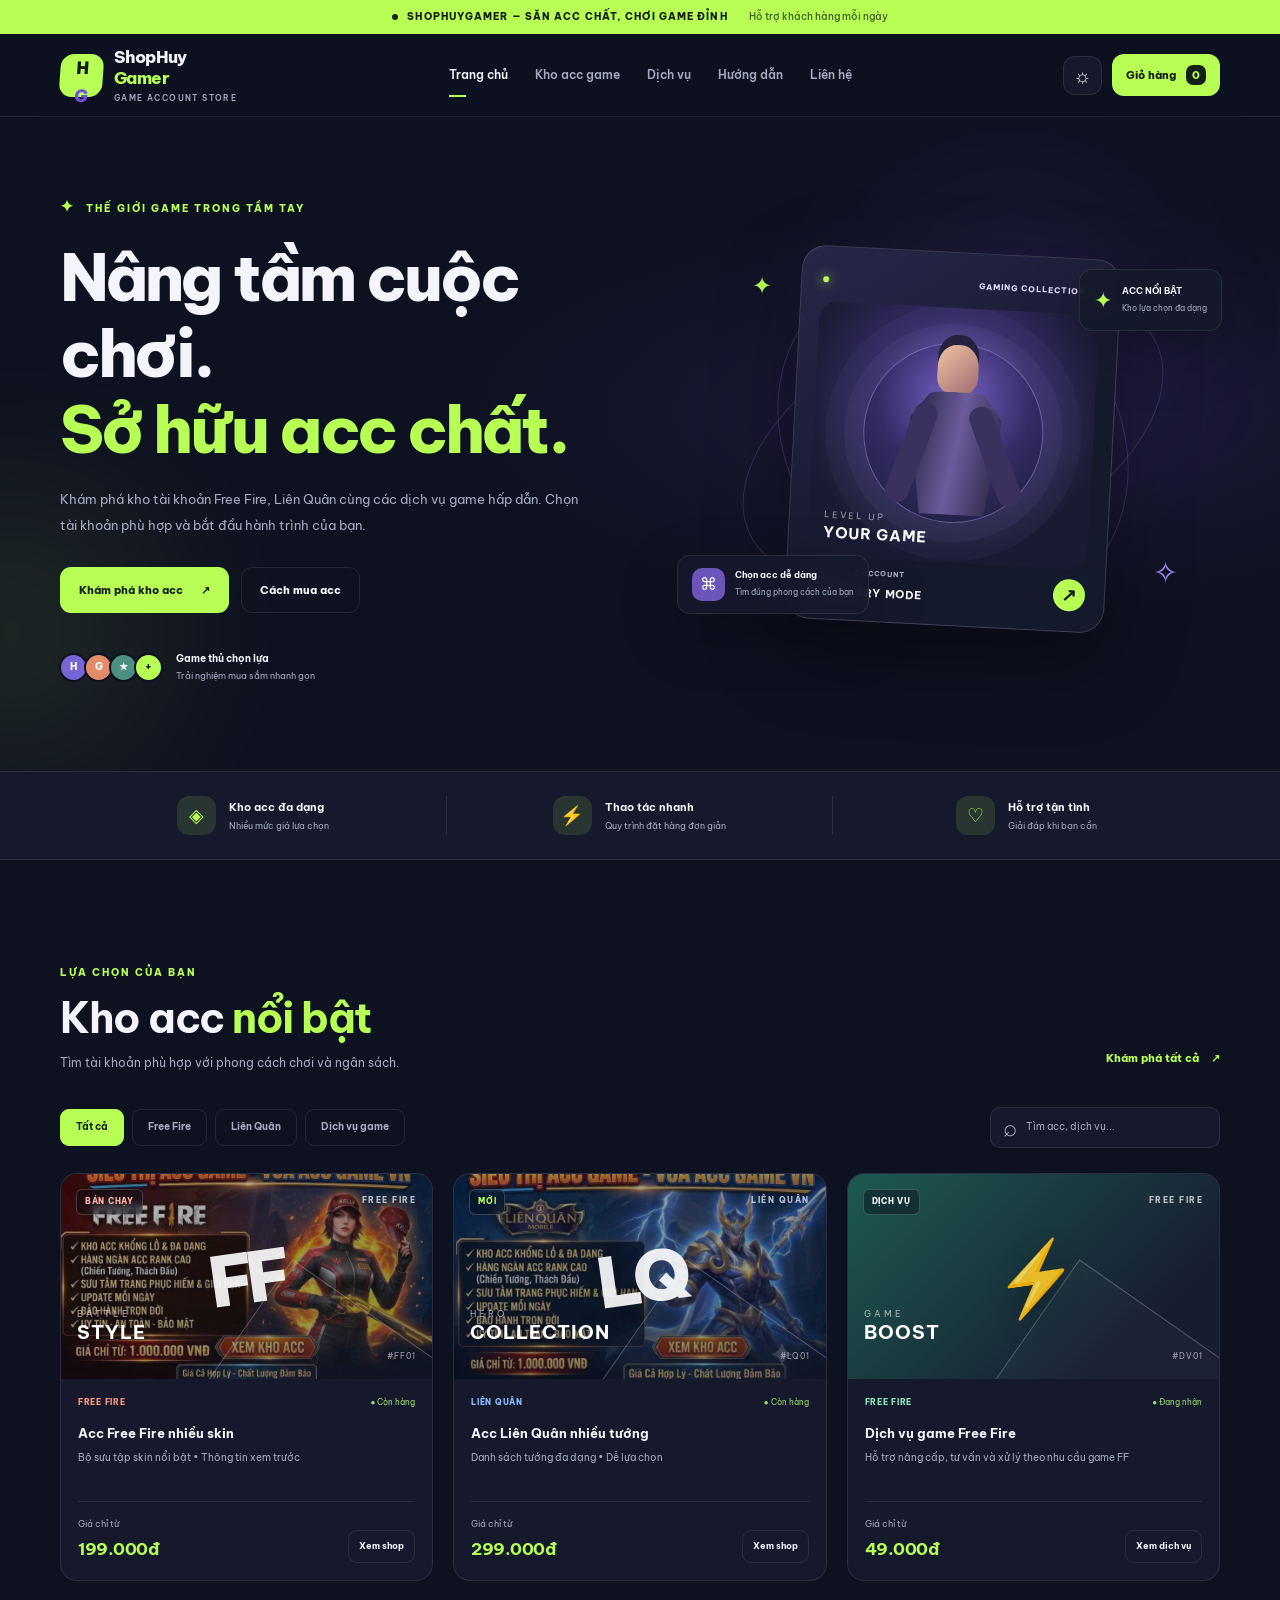
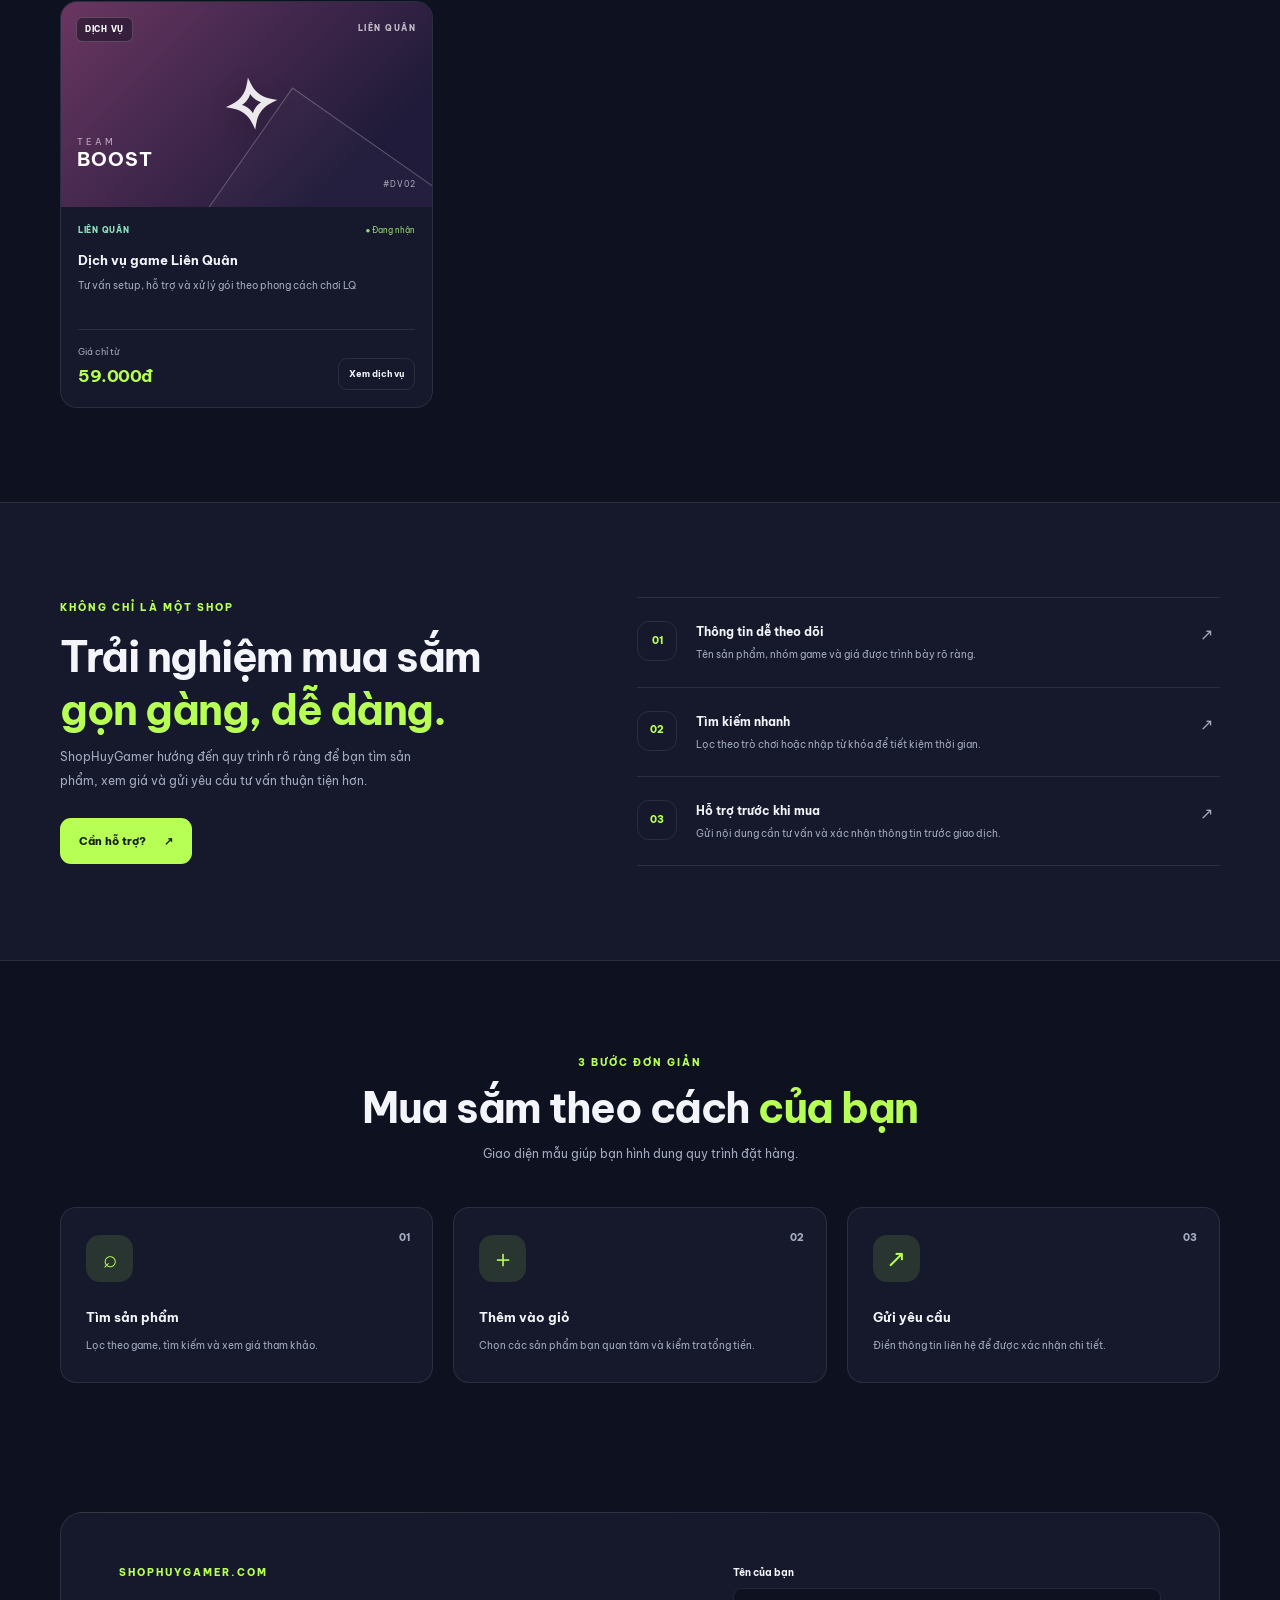
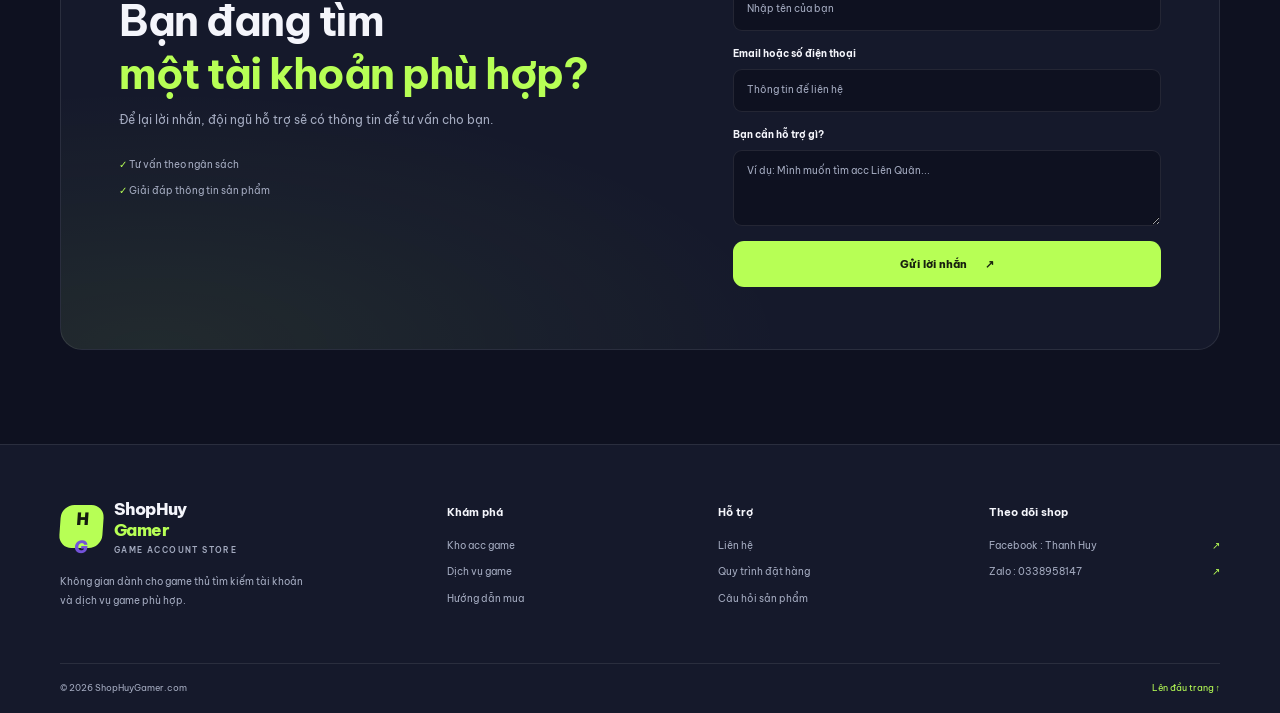
<file: Web_ban_acc_game_ShopHuyGamer (1)/Web bán acc game/index.html>
<!DOCTYPE html>
<html lang="vi">
<head>
  <meta charset="UTF-8">
  <meta http-equiv="refresh" content="0; url=pages/index.html">
  <meta name="viewport" content="width=device-width, initial-scale=1.0">
  <title>Chuyển hướng...</title>
</head>
<body>
  <p>Đang chuyển đến trang chính...</p>
  <script>
    window.location.replace("pages/index.html");
  </script>
</body>
</html>
</file>
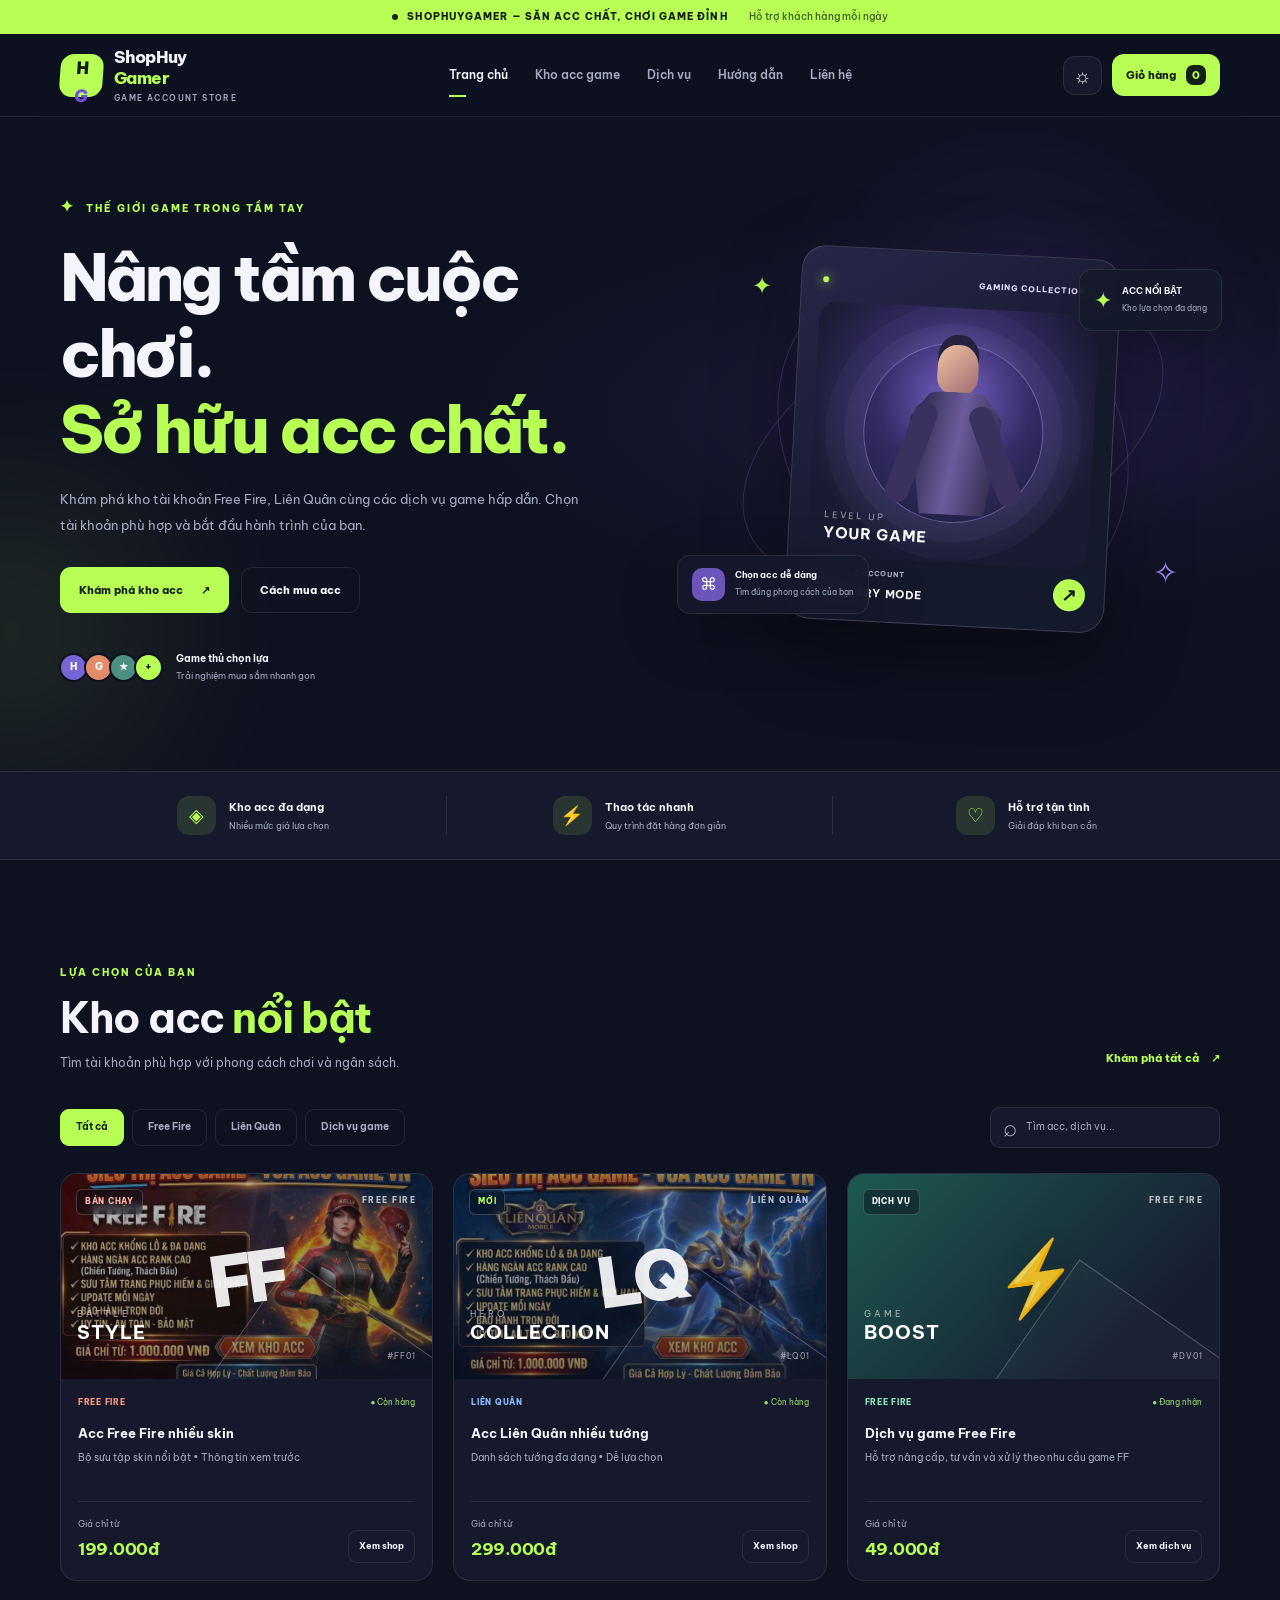
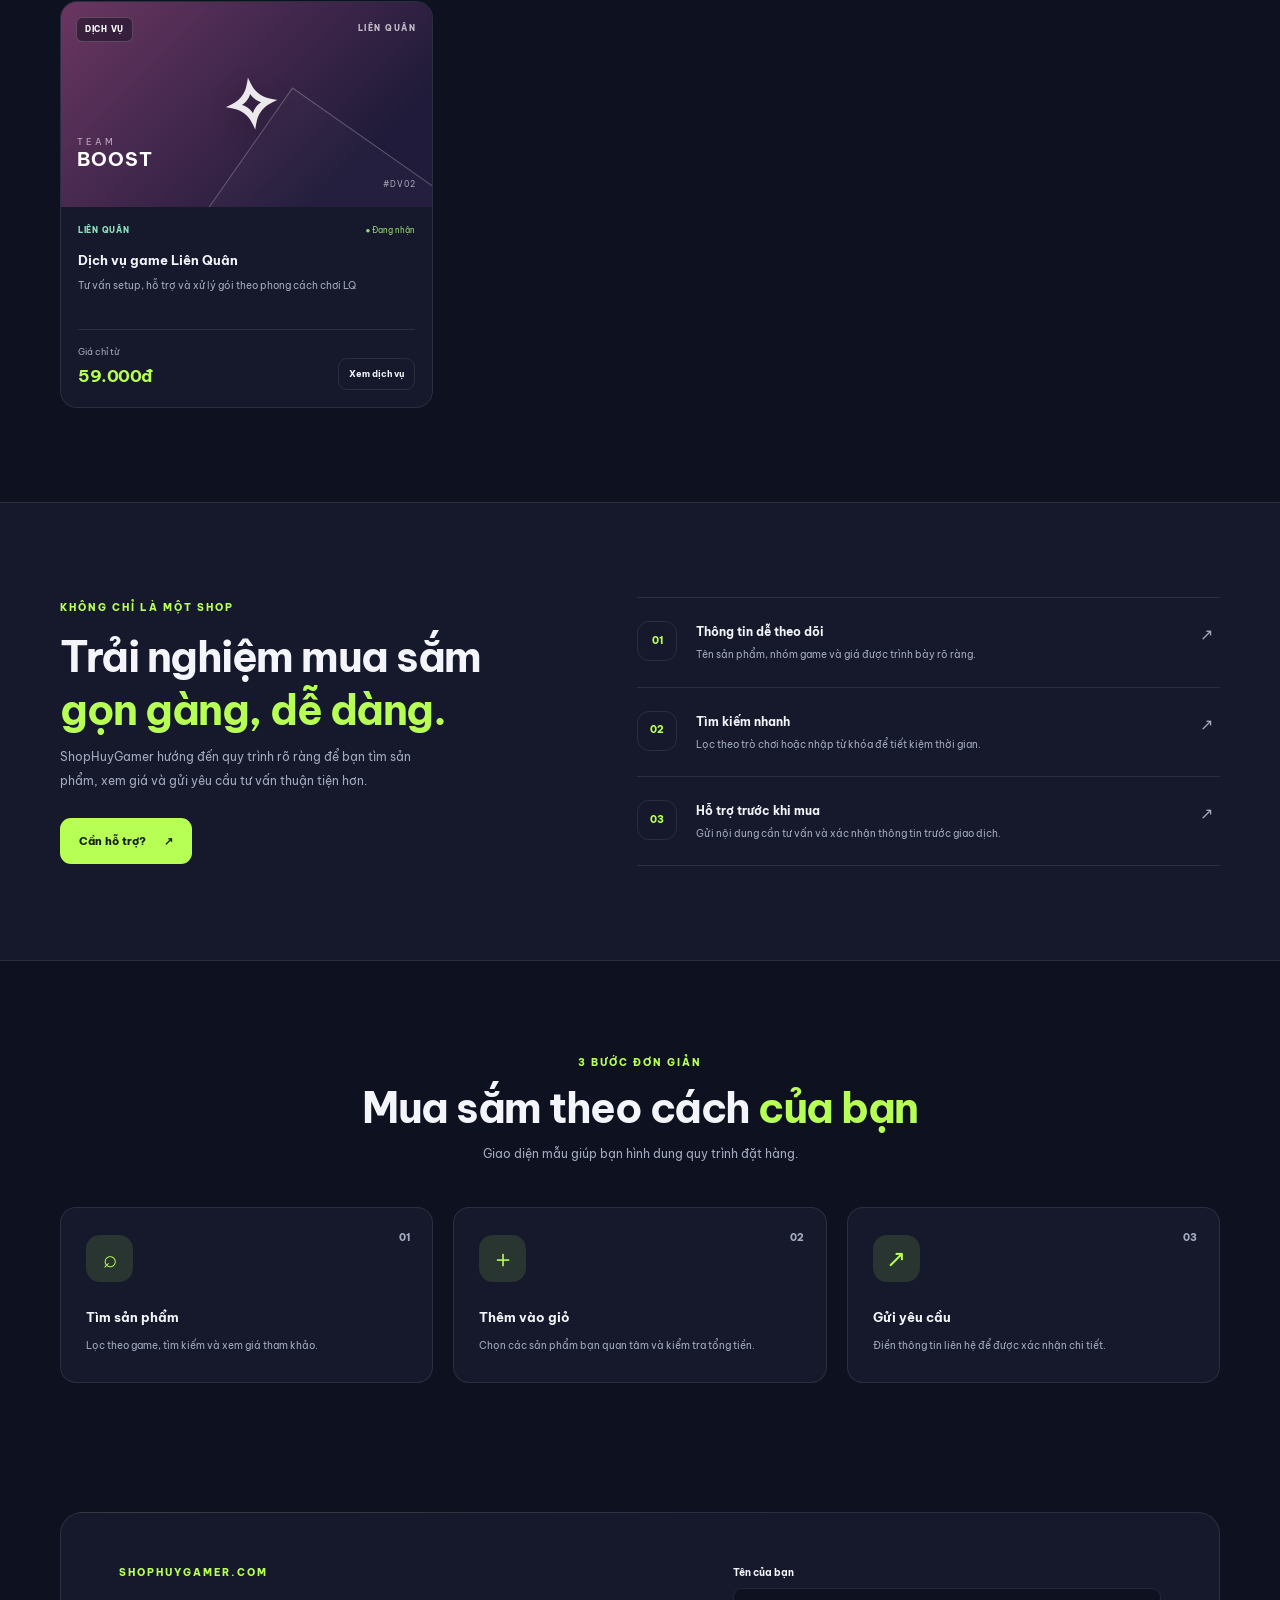
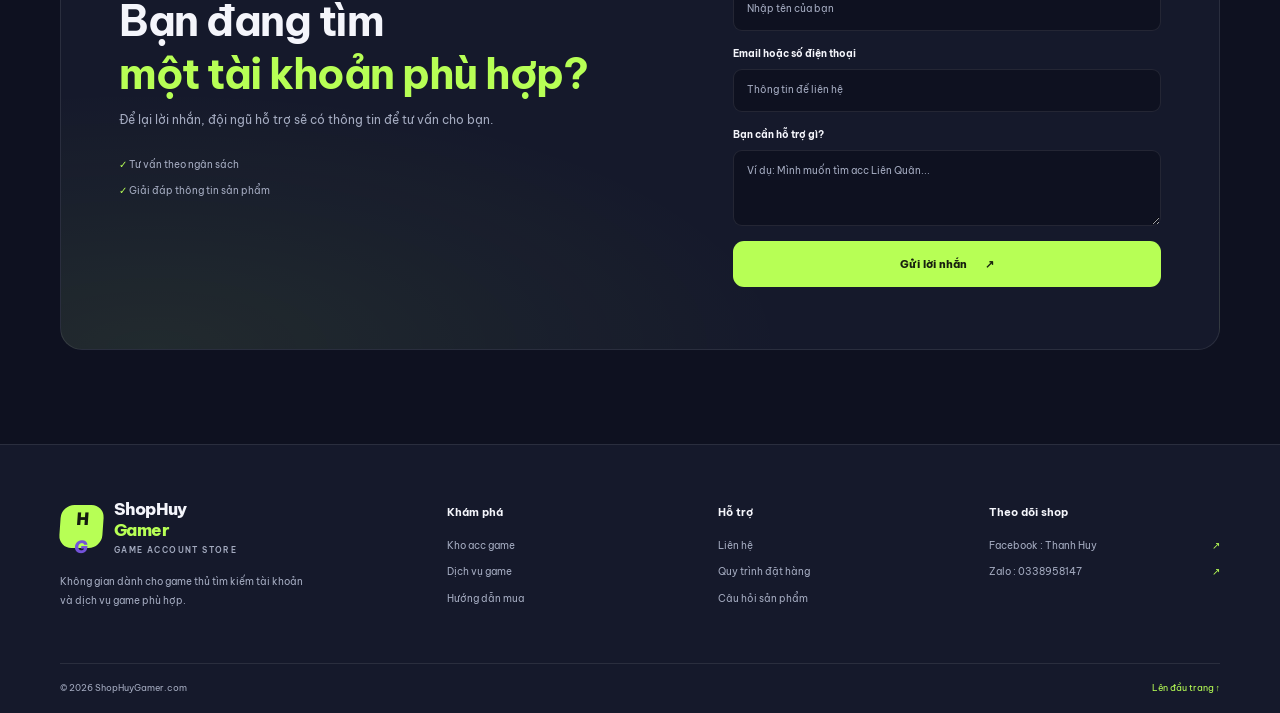
<file: Web_ban_acc_game_ShopHuyGamer (1)/Web bán acc game/pages/index.html>
<!DOCTYPE html>
<html lang="vi">
<head>
  <meta charset="UTF-8">
  <meta name="viewport" content="width=device-width, initial-scale=1.0">
  <meta name="description" content="ShopHuyGamer - Shop acc Free Fire, Liên Quân Mobile và dịch vụ game. Xem thông tin tài khoản, tìm kiếm và đặt hàng nhanh chóng.">
  <meta name="theme-color" content="#101323">
  <title>ShopHuyGamer.com | Shop Acc Game Uy Tín</title>
  <link rel="preconnect" href="https://fonts.googleapis.com">
  <link rel="preconnect" href="https://fonts.gstatic.com" crossorigin>
  <link href="https://fonts.googleapis.com/css2?family=Be+Vietnam+Pro:wght@400;500;600;700;800&display=swap" rel="stylesheet">
  <link rel="stylesheet" href="../assets/css/style.css">
</head>
<body>
  <div class="announcement">
    <span class="announcement-dot"></span>
    SHOPHUYGAMER — SĂN ACC CHẤT, CHƠI GAME ĐỈNH
    <span class="announcement-note">Hỗ trợ khách hàng mỗi ngày</span>
  </div>

  <header class="site-header">
    <div class="container nav-wrap">
      <a class="brand" href="#home" aria-label="ShopHuyGamer trang chủ">
        <span class="brand-mark">H<span>G</span></span>
        <span class="brand-copy">ShopHuy<span>Gamer</span><small>GAME ACCOUNT STORE</small></span>
      </a>

      <button class="menu-toggle" id="menuToggle" aria-label="Mở menu" aria-expanded="false">
        <span></span><span></span><span></span>
      </button>

      <nav class="main-nav" id="mainNav" aria-label="Điều hướng chính">
        <a class="nav-link active" href="#home">Trang chủ</a>
        <a class="nav-link" href="#products">Kho acc game</a>
        <a class="nav-link" href="#services">Dịch vụ</a>
        <a class="nav-link" href="#guide">Hướng dẫn</a>
        <a class="nav-link" href="#contact">Liên hệ</a>
      </nav>

      <div class="nav-actions">
        <button class="icon-button" id="themeToggle" aria-label="Chuyển chế độ sáng tối" title="Sáng / tối">☼</button>
        <button class="cart-button" id="cartButton" aria-label="Xem giỏ hàng">
          <span>Giỏ hàng</span><span class="cart-count" id="cartCount">0</span>
        </button>
      </div>
    </div>
  </header>

  <main>
    <section class="hero section" id="home">
      <div class="hero-glow glow-one"></div>
      <div class="hero-glow glow-two"></div>
      <div class="container hero-grid">
        <div class="hero-content">
          <div class="eyebrow"><span class="eyebrow-icon">✦</span> THẾ GIỚI GAME TRONG TẦM TAY</div>
          <h1>Nâng tầm cuộc chơi.<br><span>Sở hữu acc chất.</span></h1>
          <p class="hero-description">Khám phá kho tài khoản Free Fire, Liên Quân cùng các dịch vụ game hấp dẫn. Chọn tài khoản phù hợp và bắt đầu hành trình của bạn.</p>
          <div class="hero-actions">
            <a class="button button-primary" href="#products">Khám phá kho acc <span>↗</span></a>
            <a class="button button-outline" href="#guide">Cách mua acc</a>
          </div>
          <div class="hero-trust">
            <div class="avatar-stack" aria-hidden="true"><span>H</span><span>G</span><span>★</span><span>+</span></div>
            <div><strong>Game thủ chọn lựa</strong><small>Trải nghiệm mua sắm nhanh gọn</small></div>
          </div>
        </div>

        <div class="hero-art" aria-label="Minh họa game và tài khoản">
          <div class="art-orbit orbit-a"></div><div class="art-orbit orbit-b"></div>
          <div class="floating-tag tag-top"><span class="tag-symbol">✦</span><span><strong>ACC NỔI BẬT</strong><small>Kho lựa chọn đa dạng</small></span></div>
          <div class="game-card-main">
            <div class="game-card-top"><span class="live-dot"></span> GAMING COLLECTION <span class="card-star">✦</span></div>
            <div class="character-art">
              <div class="character-halo"></div>
              <div class="character-figure"><div class="figure-head"></div><div class="figure-body"></div><div class="figure-arm arm-left"></div><div class="figure-arm arm-right"></div></div>
              <div class="art-label">LEVEL UP<br><b>YOUR GAME</b></div>
            </div>
            <div class="game-card-bottom"><div><small>YOUR NEXT ACCOUNT</small><strong>LEGENDARY MODE</strong></div><span class="arrow-round">↗</span></div>
          </div>
          <div class="floating-tag tag-bottom"><span class="mini-controller">⌘</span><span><strong>Chọn acc dễ dàng</strong><small>Tìm đúng phong cách của bạn</small></span></div>
          <div class="spark spark-one">✦</div><div class="spark spark-two">✧</div>
        </div>
      </div>
    </section>

    <section class="stats-strip">
      <div class="container stats-grid">
        <div class="stat-item"><span class="stat-icon">◈</span><div><strong>Kho acc đa dạng</strong><small>Nhiều mức giá lựa chọn</small></div></div>
        <div class="stat-item"><span class="stat-icon">⚡</span><div><strong>Thao tác nhanh</strong><small>Quy trình đặt hàng đơn giản</small></div></div>
        <div class="stat-item"><span class="stat-icon">♡</span><div><strong>Hỗ trợ tận tình</strong><small>Giải đáp khi bạn cần</small></div></div>
      </div>
    </section>

    <section class="section products-section" id="products">
      <div class="container">
        <div class="section-heading">
          <div><div class="eyebrow">LỰA CHỌN CỦA BẠN</div><h2>Kho acc <span>nổi bật</span></h2><p>Tìm tài khoản phù hợp với phong cách chơi và ngân sách.</p></div>
          <a class="text-link" href="#products">Khám phá tất cả <span>↗</span></a>
        </div>

        <div class="product-tools">
          <div class="filter-tabs" role="group" aria-label="Lọc theo trò chơi">
            <button class="filter-button active" data-filter="all">Tất cả</button>
            <button class="filter-button" data-filter="freefire">Free Fire</button>
            <button class="filter-button" data-filter="lienquan">Liên Quân</button>
            <button class="filter-button" data-filter="service">Dịch vụ game</button>
          </div>
          <label class="search-box"><span>⌕</span><input type="search" id="searchInput" placeholder="Tìm acc, dịch vụ..." aria-label="Tìm sản phẩm"></label>
        </div>

        <div class="product-grid" id="productGrid">
          <article class="product-card" data-category="freefire" data-name="free fire acc nhiều skin súng hiếm">
            <div class="product-visual visual-fire"><span class="product-badge badge-hot">BÁN CHẠY</span><span class="visual-game">FREE FIRE</span><div class="visual-emblem">FF</div><div class="visual-caption">BATTLE<br><b>STYLE</b></div><span class="visual-number">#FF01</span></div>
            <div class="product-info"><div class="product-meta"><span class="game-label fire-label">FREE FIRE</span><span class="stock-label">● Còn hàng</span></div><h3>Acc Free Fire nhiều skin</h3><p class="product-desc">Bộ sưu tập skin nổi bật • Thông tin xem trước</p><div class="product-bottom"><div><small>Giá chỉ từ</small><strong class="price">199.000đ</strong></div><div class="product-actions"><a class="view-link" href="freefire-shop.html">Xem shop</a></div></div></div>
          </article>

          <article class="product-card" data-category="lienquan" data-name="liên quân mobile acc nhiều tướng trang phục">
            <div class="product-visual visual-blue"><span class="product-badge badge-new">MỚI</span><span class="visual-game">LIÊN QUÂN</span><div class="visual-emblem">LQ</div><div class="visual-caption">HERO<br><b>COLLECTION</b></div><span class="visual-number">#LQ01</span></div>
            <div class="product-info"><div class="product-meta"><span class="game-label lq-label">LIÊN QUÂN</span><span class="stock-label">● Còn hàng</span></div><h3>Acc Liên Quân nhiều tướng</h3><p class="product-desc">Danh sách tướng đa dạng • Dễ lựa chọn</p><div class="product-bottom"><div><small>Giá chỉ từ</small><strong class="price">299.000đ</strong></div><div class="product-actions"><a class="view-link" href="lienquan-shop.html">Xem shop</a></div></div></div>
          </article>

          <article class="product-card" data-category="service" data-name="dịch vụ game free fire hỗ trợ nạp game">
            <div class="product-visual visual-green"><span class="product-badge">DỊCH VỤ</span><span class="visual-game">FREE FIRE</span><div class="visual-emblem">⚡</div><div class="visual-caption">GAME<br><b>BOOST</b></div><span class="visual-number">#DV01</span></div>
            <div class="product-info"><div class="product-meta"><span class="game-label service-label">FREE FIRE</span><span class="stock-label">● Đang nhận</span></div><h3>Dịch vụ game Free Fire</h3><p class="product-desc">Hỗ trợ nâng cấp, tư vấn và xử lý theo nhu cầu game FF</p><div class="product-bottom"><div><small>Giá chỉ từ</small><strong class="price">49.000đ</strong></div><div class="product-actions"><a class="view-link" href="freefire-service.html">Xem dịch vụ</a></div></div></div>
          </article>

          <article class="product-card" data-category="service" data-name="dịch vụ game liên quân hỗ trợ nạp game">
            <div class="product-visual visual-pink"><span class="product-badge">DỊCH VỤ</span><span class="visual-game">LIÊN QUÂN</span><div class="visual-emblem">✧</div><div class="visual-caption">TEAM<br><b>BOOST</b></div><span class="visual-number">#DV02</span></div>
            <div class="product-info"><div class="product-meta"><span class="game-label service-label">LIÊN QUÂN</span><span class="stock-label">● Đang nhận</span></div><h3>Dịch vụ game Liên Quân</h3><p class="product-desc">Tư vấn setup, hỗ trợ và xử lý gói theo phong cách chơi LQ</p><div class="product-bottom"><div><small>Giá chỉ từ</small><strong class="price">59.000đ</strong></div><div class="product-actions"><a class="view-link" href="lienquan-service.html">Xem dịch vụ</a></div></div></div>
          </article>
        </div>
        <p class="empty-state hidden" id="emptyState">Không tìm thấy sản phẩm phù hợp. Bạn thử từ khóa khác nhé!</p>
      </div>
    </section>

    <section class="services-section section" id="services">
      <div class="container services-layout">
        <div class="services-copy"><div class="eyebrow">KHÔNG CHỈ LÀ MỘT SHOP</div><h2>Trải nghiệm mua sắm<br><span>gọn gàng, dễ dàng.</span></h2><p>ShopHuyGamer hướng đến quy trình rõ ràng để bạn tìm sản phẩm, xem giá và gửi yêu cầu tư vấn thuận tiện hơn.</p><a href="#contact" class="button button-primary">Cần hỗ trợ? <span>↗</span></a></div>
        <div class="benefit-list">
          <div class="benefit-item"><span class="benefit-icon">01</span><div><h3>Thông tin dễ theo dõi</h3><p>Tên sản phẩm, nhóm game và giá được trình bày rõ ràng.</p></div><span class="benefit-arrow">↗</span></div>
          <div class="benefit-item"><span class="benefit-icon">02</span><div><h3>Tìm kiếm nhanh</h3><p>Lọc theo trò chơi hoặc nhập từ khóa để tiết kiệm thời gian.</p></div><span class="benefit-arrow">↗</span></div>
          <div class="benefit-item"><span class="benefit-icon">03</span><div><h3>Hỗ trợ trước khi mua</h3><p>Gửi nội dung cần tư vấn và xác nhận thông tin trước giao dịch.</p></div><span class="benefit-arrow">↗</span></div>
        </div>
      </div>
    </section>

    <section class="section guide-section" id="guide">
      <div class="container">
        <div class="section-heading centered"><div class="eyebrow">3 BƯỚC ĐƠN GIẢN</div><h2>Mua sắm theo cách <span>của bạn</span></h2><p>Giao diện mẫu giúp bạn hình dung quy trình đặt hàng.</p></div>
        <div class="steps-grid">
          <div class="step-card"><span class="step-number">01</span><div class="step-icon">⌕</div><h3>Tìm sản phẩm</h3><p>Lọc theo game, tìm kiếm và xem giá tham khảo.</p></div>
          <div class="step-card"><span class="step-number">02</span><div class="step-icon">＋</div><h3>Thêm vào giỏ</h3><p>Chọn các sản phẩm bạn quan tâm và kiểm tra tổng tiền.</p></div>
          <div class="step-card"><span class="step-number">03</span><div class="step-icon">↗</div><h3>Gửi yêu cầu</h3><p>Điền thông tin liên hệ để được xác nhận chi tiết.</p></div>
        </div>
      </div>
    </section>

    <section class="contact-section section" id="contact">
      <div class="container contact-card">
        <div class="contact-copy"><div class="eyebrow">SHOPHUYGAMER.COM</div><h2>Bạn đang tìm<br><span>một tài khoản phù hợp?</span></h2><p>Để lại lời nhắn, đội ngũ hỗ trợ sẽ có thông tin để tư vấn cho bạn.</p><div class="contact-points"><span>✓ Tư vấn theo ngân sách</span><span>✓ Giải đáp thông tin sản phẩm</span></div></div>
        <form class="contact-form" id="contactForm">
          <label for="customerName">Tên của bạn</label><input id="customerName" name="name" type="text" placeholder="Nhập tên của bạn" required>
          <label for="customerContact">Email hoặc số điện thoại</label><input id="customerContact" name="contact" type="text" placeholder="Thông tin để liên hệ" required>
          <label for="customerMessage">Bạn cần hỗ trợ gì?</label><textarea id="customerMessage" name="message" rows="3" placeholder="Ví dụ: Mình muốn tìm acc Liên Quân..." required></textarea>
          <button class="button button-primary form-submit" type="submit">Gửi lời nhắn <span>↗</span></button>
          <p class="form-message" id="formMessage" role="status"></p>
        
        </form>
      </div>
    </section>
  </main>

  <footer class="site-footer">
    <div class="container footer-main">
      <div class="footer-brand"><a class="brand" href="#home"><span class="brand-mark">H<span>G</span></span><span class="brand-copy">ShopHuy<span>Gamer</span><small>GAME ACCOUNT STORE</small></span></a><p>Không gian dành cho game thủ tìm kiếm tài khoản và dịch vụ game phù hợp.</p></div>
      <div class="footer-column"><h4>Khám phá</h4><a href="#products">Kho acc game</a><a href="#services">Dịch vụ game</a><a href="#guide">Hướng dẫn mua</a></div>
      <div class="footer-column"><h4>Hỗ trợ</h4><a href="#contact">Liên hệ </a><a href="#guide">Quy trình đặt hàng</a><a href="#products">Câu hỏi sản phẩm</a></div>
      <div class="footer-column"><h4>Theo dõi shop</h4><p class="footer-social">Facebook : Thanh Huy<span>↗</span></p><p class="footer-social">Zalo : 0338958147<span>↗</span></p></div>
    </div>
    <div class="container footer-bottom"><span>© <span id="currentYear"></span> ShopHuyGamer.com</span><a href="#home">Lên đầu trang ↑</a></div>
  </footer>

  <div class="toast" id="toast" role="status" aria-live="polite"></div>

  <div class="modal-backdrop hidden" id="cartModal" role="dialog" aria-modal="true" aria-labelledby="cartTitle">
    <div class="cart-modal">
      <div class="modal-heading"><div><div class="eyebrow">SHOPHUYGAMER</div><h2 id="cartTitle">Giỏ hàng của bạn</h2></div><button class="close-modal" id="closeCart" aria-label="Đóng giỏ hàng">×</button></div>
      <div id="cartItems" class="cart-items"><p class="cart-empty">Giỏ hàng đang trống. Hãy chọn một sản phẩm nhé!</p></div>
      <div class="cart-summary"><span>Tổng tạm tính</span><strong id="cartTotal">0đ</strong></div>
      <button class="button button-primary checkout-button" id="checkoutButton">Thanh toán <span>↗</span></button>
      
    </div>
  </div>

  <script src="../assets/js/script.js"></script>
</body>
</html>
</file>
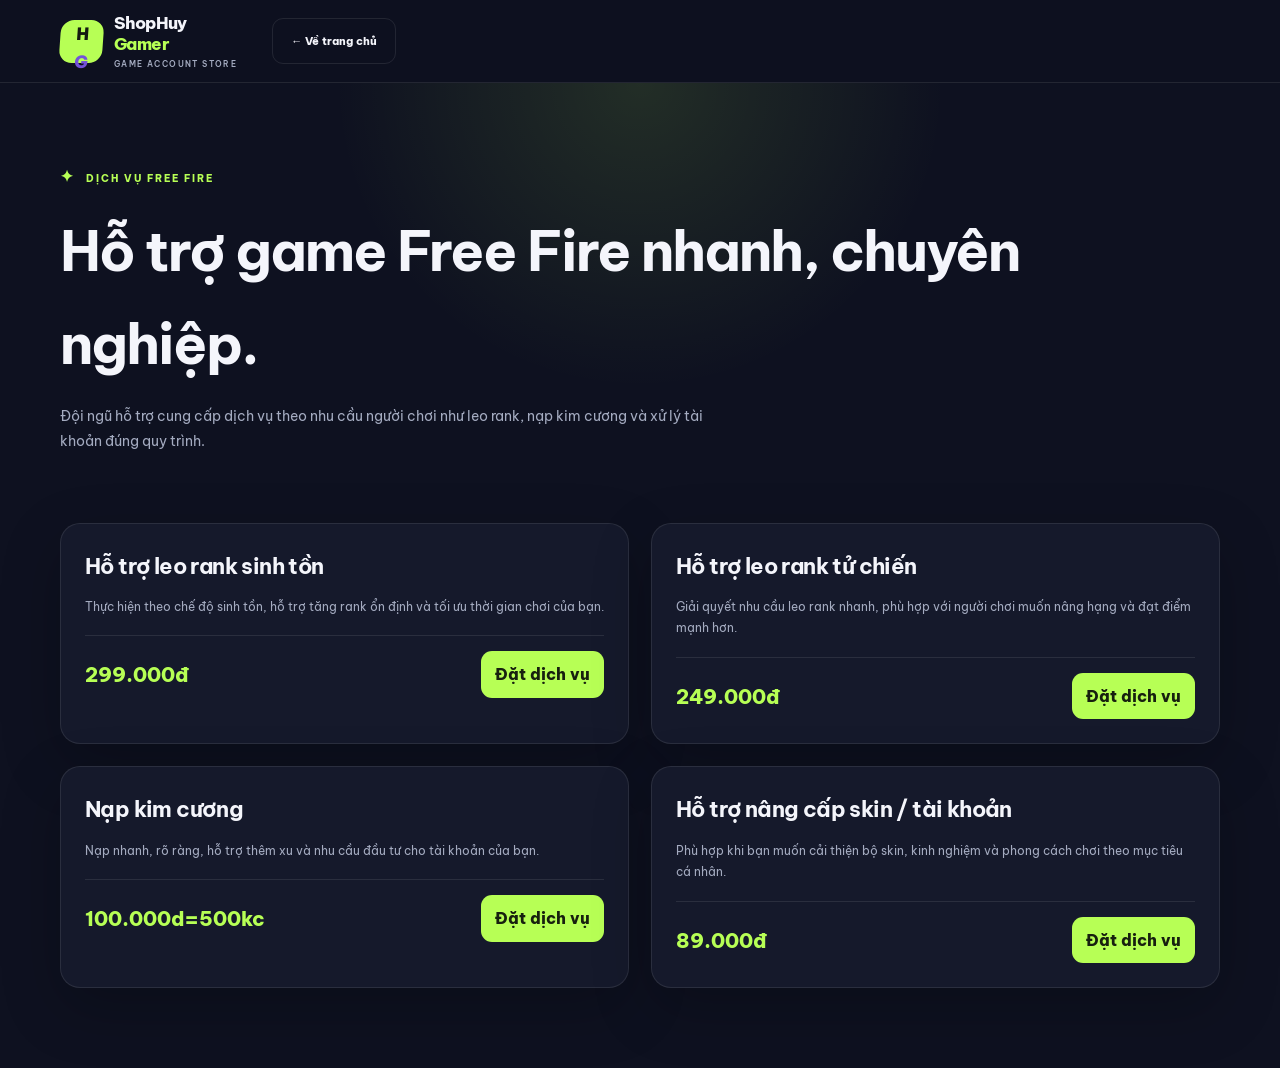
<file: Web_ban_acc_game_ShopHuyGamer (1)/Web bán acc game/pages/freefire-service.html>
<!DOCTYPE html>
<html lang="vi">
<head>
  <meta charset="UTF-8" />
  <meta name="viewport" content="width=device-width, initial-scale=1.0" />
  <title>Dịch vụ Free Fire | ShopHuyGamer</title>
  <link rel="preconnect" href="https://fonts.googleapis.com">
  <link rel="preconnect" href="https://fonts.gstatic.com" crossorigin>
  <link href="https://fonts.googleapis.com/css2?family=Be+Vietnam+Pro:wght@400;500;600;700;800&display=swap" rel="stylesheet">
  <link rel="stylesheet" href="../assets/css/style.css">
  <style>
    body { background: #0e1120; color: #f4f5fb; }
    .detail-hero {
      padding: 80px 0 30px;
      background: radial-gradient(circle at top, rgba(183,255,85,.12), transparent 40%), var(--bg);
    }
    .detail-hero h1 {
      margin: 16px 0 12px;
      font-size: clamp(35px, 5vw, 56px);
      letter-spacing: -2px;
    }
    .detail-hero p {
      max-width: 650px;
      color: var(--muted);
      font-size: 14px;
      line-height: 1.8;
    }
    .service-grid {
      display: grid;
      grid-template-columns: repeat(2, minmax(0,1fr));
      gap: 22px;
      padding: 24px 0 80px;
    }
    .service-card {
      border: 1px solid var(--line);
      border-radius: 20px;
      background: var(--surface);
      padding: 24px;
      box-shadow: var(--shadow);
    }
    .service-card h3 {
      margin: 0 0 12px;
      font-size: 22px;
      letter-spacing: -.6px;
    }
    .service-card p {
      margin: 0 0 18px;
      color: var(--muted);
      font-size: 12px;
      line-height: 1.8;
    }
    .service-meta {
      display: flex;
      align-items: center;
      justify-content: space-between;
      gap: 12px;
      border-top: 1px solid var(--line);
      padding-top: 15px;
    }
    .service-price {
      color: var(--accent);
      font-size: 20px;
      font-weight: 800;
    }
    .service-button {
      border: 0;
      border-radius: 11px;
      background: var(--accent);
      color: #17200f;
      font-weight: 800;
      padding: 10px 14px;
      cursor: pointer;
    }
    @media (max-width: 720px) {
      .service-grid { grid-template-columns: 1fr; }
      .detail-hero { padding-top: 60px; }
    }
  </style>
</head>
<body data-page="detail">
  <header class="site-header">
    <div class="container nav-wrap">
      <a class="brand" href="../index.html" aria-label="Về trang chủ">
        <span class="brand-mark">H<span>G</span></span>
        <span class="brand-copy">ShopHuy<span>Gamer</span><small>GAME ACCOUNT STORE</small></span>
      </a>
      <a class="button button-outline" href="../index.html">← Về trang chủ</a>
    </div>
  </header>

  <main>
    <section class="detail-hero">
      <div class="container">
        <div class="eyebrow"><span class="eyebrow-icon">✦</span> DỊCH VỤ FREE FIRE</div>
        <h1>Hỗ trợ game Free Fire nhanh, chuyên nghiệp.</h1>
        <p>Đội ngũ hỗ trợ cung cấp dịch vụ theo nhu cầu người chơi như leo rank, nạp kim cương và xử lý tài khoản đúng quy trình.</p>
      </div>
    </section>

    <section class="container service-grid">
      <article class="service-card">
        <h3>Hỗ trợ leo rank sinh tồn</h3>
        <p>Thực hiện theo chế độ sinh tồn, hỗ trợ tăng rank ổn định và tối ưu thời gian chơi của bạn.</p>
        <div class="service-meta">
          <span class="service-price">299.000đ</span>
          <button class="service-button detail-buy-button" type="button" data-product="Hỗ trợ leo rank sinh tồn Free Fire" data-price="299000" data-type="service">Đặt dịch vụ</button>
        </div>
      </article>

      <article class="service-card">
        <h3>Hỗ trợ leo rank tử chiến</h3>
        <p>Giải quyết nhu cầu leo rank nhanh, phù hợp với người chơi muốn nâng hạng và đạt điểm mạnh hơn.</p>
        <div class="service-meta">
          <span class="service-price">249.000đ</span>
          <button class="service-button detail-buy-button" type="button" data-product="Hỗ trợ leo rank tử chiến Free Fire" data-price="249000" data-type="service">Đặt dịch vụ</button>
        </div>
      </article>

      <article class="service-card">
        <h3>Nạp kim cương</h3>
        <p>Nạp nhanh, rõ ràng, hỗ trợ thêm xu và nhu cầu đầu tư cho tài khoản của bạn.</p>
        <div class="service-meta">
          <span class="service-price">100.000d=500kc</span>
          <button class="service-button detail-buy-button" type="button" data-product="Nạp kim cương Free Fire" data-price="100000" data-type="service">Đặt dịch vụ</button>
        </div>
      </article>

      <article class="service-card">
        <h3>Hỗ trợ nâng cấp skin / tài khoản</h3>
        <p>Phù hợp khi bạn muốn cải thiện bộ skin, kinh nghiệm và phong cách chơi theo mục tiêu cá nhân.</p>
        <div class="service-meta">
          <span class="service-price">89.000đ</span>
          <button class="service-button detail-buy-button" type="button" data-product="Hỗ trợ nâng cấp skin / tài khoản Free Fire" data-price="89000" data-type="service">Đặt dịch vụ</button>
        </div>
      </article>
    </section>
  </main>

  <script src="../assets/js/script.js"></script>
</body>
</html>
</file>
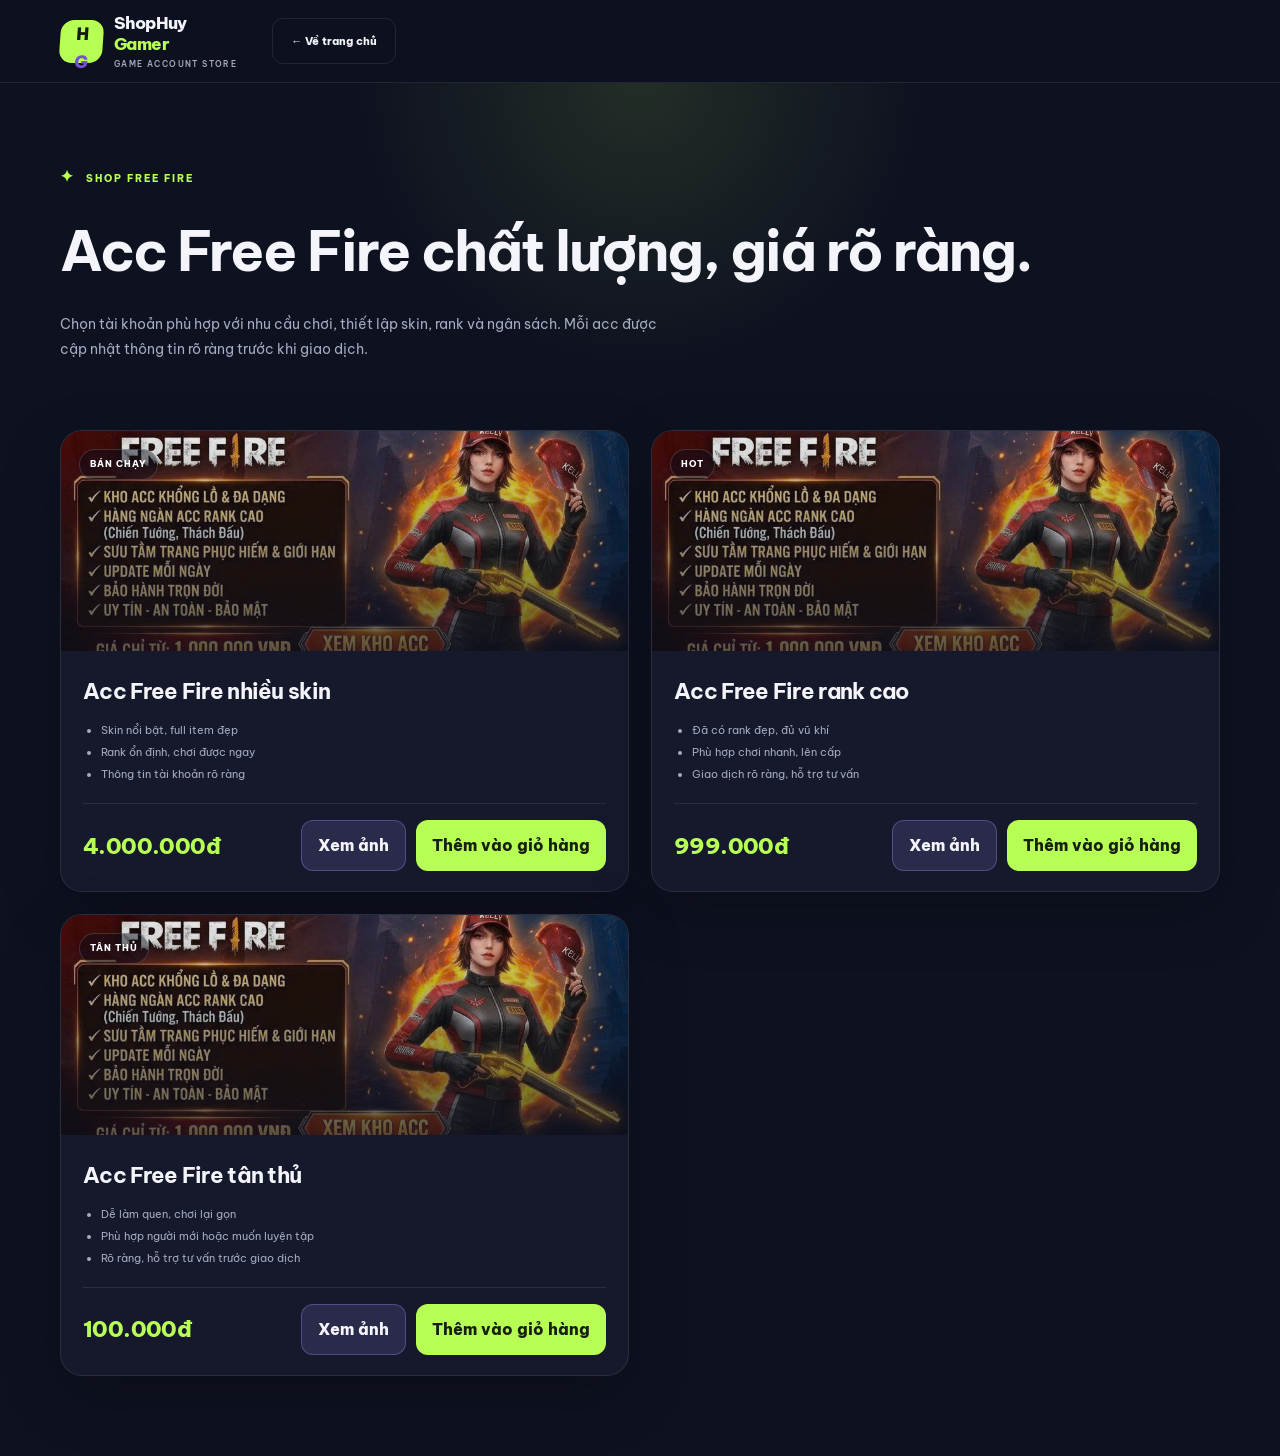
<file: Web_ban_acc_game_ShopHuyGamer (1)/Web bán acc game/pages/freefire-shop.html>
<!DOCTYPE html>
<html lang="vi">
<head>
  <meta charset="UTF-8" />
  <meta name="viewport" content="width=device-width, initial-scale=1.0" />
  <title>Shop Free Fire | ShopHuyGamer</title>
  <link rel="preconnect" href="https://fonts.googleapis.com">
  <link rel="preconnect" href="https://fonts.gstatic.com" crossorigin>
  <link href="https://fonts.googleapis.com/css2?family=Be+Vietnam+Pro:wght@400;500;600;700;800&display=swap" rel="stylesheet">
  <link rel="stylesheet" href="../assets/css/style.css">
  <style>
    body {
      background: #0e1120;
      color: #f4f5fb;
    }
    .detail-hero {
      padding: 80px 0 30px;
      background: radial-gradient(circle at top, rgba(183,255,85,.12), transparent 40%), var(--bg);
    }
    .detail-hero h1 {
      margin: 16px 0 12px;
      font-size: clamp(35px, 5vw, 56px);
      letter-spacing: -2px;
    }
    .detail-hero p {
      max-width: 600px;
      color: var(--muted);
      font-size: 14px;
      line-height: 1.8;
    }
    .detail-grid {
      display: grid;
      grid-template-columns: repeat(2, minmax(0, 1fr));
      gap: 22px;
      padding: 24px 0 80px;
    }
    .detail-card {
      display: flex;
      flex-direction: column;
      overflow: hidden;
      border: 1px solid var(--line);
      border-radius: 22px;
      background: var(--surface);
      box-shadow: var(--shadow);
    }
    .detail-thumb {
      position: relative;
      height: 220px;
      background-size: cover;
      background-position: center;
      background-repeat: no-repeat;
    }
    .detail-thumb::after {
      content: "";
      position: absolute;
      inset: 0;
      background: linear-gradient(180deg, rgba(17,18,30,.08), rgba(17,18,30,.65));
    }
    .thumb-fire { background-image: url('../img/1793084653047_51851935616029607_731309480637515577_eeb5599a283398c248067335948eb0dc.jpg'); }
    .detail-tag {
      position: absolute;
      z-index: 1;
      top: 18px;
      left: 18px;
      padding: 7px 10px;
      border-radius: 999px;
      background: rgba(10,12,25,.45);
      border: 1px solid rgba(255,255,255,.15);
      color: #fff;
      font-size: 9px;
      font-weight: 800;
      letter-spacing: 1px;
    }
    .detail-body {
      padding: 22px 22px 20px;
    }
    .detail-body h3 {
      margin: 0 0 10px;
      font-size: 22px;
      letter-spacing: -.7px;
    }
    .detail-body ul {
      margin: 0 0 18px;
      padding-left: 18px;
      color: var(--muted);
      font-size: 11px;
      line-height: 2;
    }
    .detail-meta {
      display: flex;
      align-items: center;
      justify-content: space-between;
      gap: 10px;
      padding-top: 16px;
      border-top: 1px solid var(--line);
    }
    .detail-price {
      color: var(--accent);
      font-size: 22px;
      font-weight: 800;
      letter-spacing: -.6px;
    }
    .detail-actions {
      display: flex;
      flex-wrap: wrap;
      justify-content: flex-end;
      gap: 10px;
    }
    .buy-button, .gallery-button {
      border: 0;
      border-radius: 12px;
      padding: 11px 16px;
      font-weight: 800;
      cursor: pointer;
    }
    .buy-button {
      background: var(--accent);
      color: #17200f;
    }
    .gallery-button {
      background: rgba(167,139,250,.15);
      border: 1px solid rgba(167,139,250,.35);
      color: #f4f5fb;
    }
    .gallery-modal {
      position: fixed;
      inset: 0;
      display: none;
      place-items: center;
      z-index: 1000;
      padding: 20px;
      background: rgba(6, 8, 16, 0.8);
      backdrop-filter: blur(10px);
    }
    .gallery-modal.open {
      display: grid;
    }
    .gallery-panel {
      width: min(980px, 100%);
      max-height: 88vh;
      overflow: auto;
      border: 1px solid var(--line);
      border-radius: 24px;
      background: var(--surface);
      box-shadow: var(--shadow);
      padding: 20px;
    }
    .gallery-header {
      display: flex;
      justify-content: space-between;
      align-items: center;
      gap: 16px;
      margin-bottom: 18px;
    }
    .gallery-header h3 {
      margin: 0;
      font-size: 22px;
      letter-spacing: -.6px;
    }
    .close-gallery {
      width: 38px;
      height: 38px;
      border: 1px solid var(--line);
      border-radius: 10px;
      background: transparent;
      color: var(--text);
      font-size: 24px;
      cursor: pointer;
    }
    .gallery-grid {
      display: grid;
      grid-template-columns: repeat(auto-fit, minmax(180px, 1fr));
      gap: 14px;
    }
    .gallery-item {
      overflow: hidden;
      border-radius: 16px;
      border: 1px solid var(--line);
      background: #0f1324;
      min-height: 180px;
    }
    .gallery-item img {
      display: block;
      width: 100%;
      height: 100%;
      object-fit: cover;
      transition: transform .2s ease;
    }
    .gallery-item img:hover {
      transform: scale(1.03);
    }
    @media (max-width: 720px) {
      .detail-grid { grid-template-columns: 1fr; }
      .detail-hero { padding-top: 60px; }
      .detail-meta { flex-direction: column; align-items: flex-start; }
      .detail-actions { width: 100%; justify-content: flex-start; }
    }
  </style>
</head>
<body data-page="detail">
  <header class="site-header">
    <div class="container nav-wrap">
      <a class="brand" href="../index.html" aria-label="Về trang chủ">
        <span class="brand-mark">H<span>G</span></span>
        <span class="brand-copy">ShopHuy<span>Gamer</span><small>GAME ACCOUNT STORE</small></span>
      </a>
      <a class="button button-outline" href="../index.html">← Về trang chủ</a>
    </div>
  </header>

  <main>
    <section class="detail-hero">
      <div class="container">
        <div class="eyebrow"><span class="eyebrow-icon">✦</span> SHOP FREE FIRE</div>
        <h1>Acc Free Fire chất lượng, giá rõ ràng.</h1>
        <p>Chọn tài khoản phù hợp với nhu cầu chơi, thiết lập skin, rank và ngân sách. Mỗi acc được cập nhật thông tin rõ ràng trước khi giao dịch.</p>
      </div>
    </section>

    <section class="container detail-grid">
      <article class="detail-card">
        <div class="detail-thumb thumb-fire"><span class="detail-tag">BÁN CHẠY</span></div>
        <div class="detail-body">
          <h3>Acc Free Fire nhiều skin</h3>
          <ul>
            <li>Skin nổi bật, full item đẹp</li>
            <li>Rank ổn định, chơi được ngay</li>
            <li>Thông tin tài khoản rõ ràng</li>
          </ul>
          <div class="detail-meta">
            <span class="detail-price">4.000.000đ</span>
            <div class="detail-actions">
              <button class="gallery-button" type="button" data-gallery="ff-nhieu-skin">Xem ảnh</button>
              <button class="buy-button detail-buy-button" type="button" data-product="Acc Free Fire nhiều skin" data-price="199000">Thêm vào giỏ hàng</button>
            </div>
          </div>
        </div>
      </article>

      <article class="detail-card">
        <div class="detail-thumb thumb-fire"><span class="detail-tag">HOT</span></div>
        <div class="detail-body">
          <h3>Acc Free Fire rank cao</h3>
          <ul>
            <li>Đã có rank đẹp, đủ vũ khí</li>
            <li>Phù hợp chơi nhanh, lên cấp</li>
            <li>Giao dịch rõ ràng, hỗ trợ tư vấn</li>
          </ul>
          <div class="detail-meta">
            <span class="detail-price">999.000đ</span>
            <div class="detail-actions">
              <button class="gallery-button" type="button" data-gallery="ff-rank-cao">Xem ảnh</button>
              <button class="buy-button detail-buy-button" type="button" data-product="Acc Free Fire rank cao" data-price="349000">Thêm vào giỏ hàng</button>
            </div>
          </div>
        </div>
      </article>

      <article class="detail-card">
        <div class="detail-thumb thumb-fire"><span class="detail-tag">TÂN THỦ</span></div>
        <div class="detail-body">
          <h3>Acc Free Fire tân thủ</h3>
          <ul>
            <li>Dễ làm quen, chơi lại gọn</li>
            <li>Phù hợp người mới hoặc muốn luyện tập</li>
            <li>Rõ ràng, hỗ trợ tư vấn trước giao dịch</li>
          </ul>
          <div class="detail-meta">
            <span class="detail-price">100.000đ</span>
            <div class="detail-actions">
              <button class="gallery-button" type="button" data-gallery="ff-tan-thu">Xem ảnh</button>
              <button class="buy-button detail-buy-button" type="button" data-product="Acc Free Fire tân thủ" data-price="179000">Thêm vào giỏ hàng</button>
            </div>
          </div>
        </div>
      </article>
    </section>
  </main>

  <div class="gallery-modal" id="galleryModal" aria-modal="true" role="dialog">
    <div class="gallery-panel">
      <div class="gallery-header">
        <h3 id="galleryTitle">Ảnh acc</h3>
        <button class="close-gallery" type="button" aria-label="Đóng ảnh">×</button>
      </div>
      <div class="gallery-grid" id="galleryGrid"></div>
    </div>
  </div>

  <script src="../assets/js/script.js"></script>
  <script>
    const galleryData = {
      'ff-nhieu-skin': {
        title: 'Ảnh acc Free Fire nhiều skin',
        images: [
          '../img/1793089524502_51851935616029607_731309480637515577_3f8c3897cd48f97c78ab2fdc0100ed93.jpg',
          '../img/1793089524502_51851935616029607_731309480637515577_3f8c3897cd48f97c78ab2fdc0100ed93.jpg',
          '../img/1793089524770_51851935616029607_731309480637515577_832a3184c8087623b2fcd40fe75e1bb8.jpg',
          '../img/1793089525265_51851935616029607_731309480637515577_9a77f7c0de9838757d57edc03f609a0f.jpg',
          '../img/1793089525591_51851935616029607_731309480637515577_42f6056b6cf12a2ce52285e026485f4d.jpg',
          '../img/1793089525708_51851935616029607_731309480637515577_15973f44d8d492920d89e9616fee822f.jpg',
          '../img/1793089525413_51851935616029607_731309480637515577_d42da0ae726e006f1b95d5945c84b150.jpg'
        ]
      },
      'ff-rank-cao': {
        title: 'Ảnh acc Free Fire rank cao',
        images: [
          '../img/1793084132860_51851935616029607_731309480637515577_67315c6211d2ad8ed289a03fb310ec3b.jpg',
          '../img/1793084132985_51851935616029607_731309480637515577_7cba780b14c88ed718f814d2a2402c3d.jpg',
          '../img/1793084133191_51851935616029607_731309480637515577_ba4b9269245cf0e514dbf6dc7dfae7a4.jpg',
          '../img/1793084133356_51851935616029607_731309480637515577_721196b519e7801bac68662ae6ea663a.jpg',
          '../img/1793084133570_51851935616029607_731309480637515577_26f4ee05a42027193d5ace05c0e7086d.jpg',
          '../img/1793084133781_51851935616029607_731309480637515577_b054d797dfeccdd4ebb0166762bde81f.jpg',
          '../img/1793084133931_51851935616029607_731309480637515577_fadedd493ce26ecfa1841d20acc2c609.jpg',
          '../img/1793084134118_51851935616029607_731309480637515577_2cd2b310e998d3c994e35cf0583ee71b.jpg',
          '../img/1793084134264_51851935616029607_731309480637515577_26335b3609964a0c6cc95eae68870ca5.jpg',
          '../img/1793084134434_51851935616029607_731309480637515577_c39ed3bded5456675f7281976b99e3a8.jpg'
        ]
      },
      'ff-tan-thu': {
        title: 'Ảnh acc Free Fire tân thủ',
        images: [
          '../img/1793089213254_4391442974968325870_4391442974968325870_ff6d375f418062dd4f1a50bf9885e644.jpg',
          '../img/1793089218605_4391442974968325870_4391442974968325870_d0b6d39b2004f68143d4407b5d3965f0.jpg',
          '../img/1793089218682_4391442974968325870_4391442974968325870_b0d954dc3ca186f49400989a994a2dda.jpg',
          '../img/1793089218758_4391442974968325870_4391442974968325870_ef392bdd15d7b6c72329a3bc1e61033e.jpg',
          '../img/1793089218891_4391442974968325870_4391442974968325870_b37e0c35a0a11fdb3adad48d48d971f0.jpg',
          '../img/1793089218996_4391442974968325870_4391442974968325870_655b79c93ab942464aa9c35c6d9a8a8b.jpg'
        ]
      }
    };

    const galleryModal = document.getElementById('galleryModal');
    const galleryGrid = document.getElementById('galleryGrid');
    const galleryTitle = document.getElementById('galleryTitle');
    const galleryButtons = document.querySelectorAll('.gallery-button');
    const closeGalleryButton = document.querySelector('.close-gallery');

    function renderGallery(galleryKey) {
      const config = galleryData[galleryKey];
      if (!config) return;

      galleryTitle.textContent = config.title;
      galleryGrid.innerHTML = config.images.map(src => `
        <div class="gallery-item">
          <img src="${src}" alt="${config.title}">
        </div>
      `).join('');
    }

    function openGallery(galleryKey) {
      renderGallery(galleryKey);
      galleryModal.classList.add('open');
    }

    function closeGallery() {
      galleryModal.classList.remove('open');
    }

    galleryButtons.forEach(button => {
      button.addEventListener('click', () => openGallery(button.dataset.gallery));
    });

    closeGalleryButton?.addEventListener('click', closeGallery);
    galleryModal?.addEventListener('click', (event) => {
      if (event.target === galleryModal) closeGallery();
    });
    document.addEventListener('keydown', (event) => {
      if (event.key === 'Escape' && galleryModal?.classList.contains('open')) {
        closeGallery();
      }
    });
  </script>
</body>
</html>
</file>
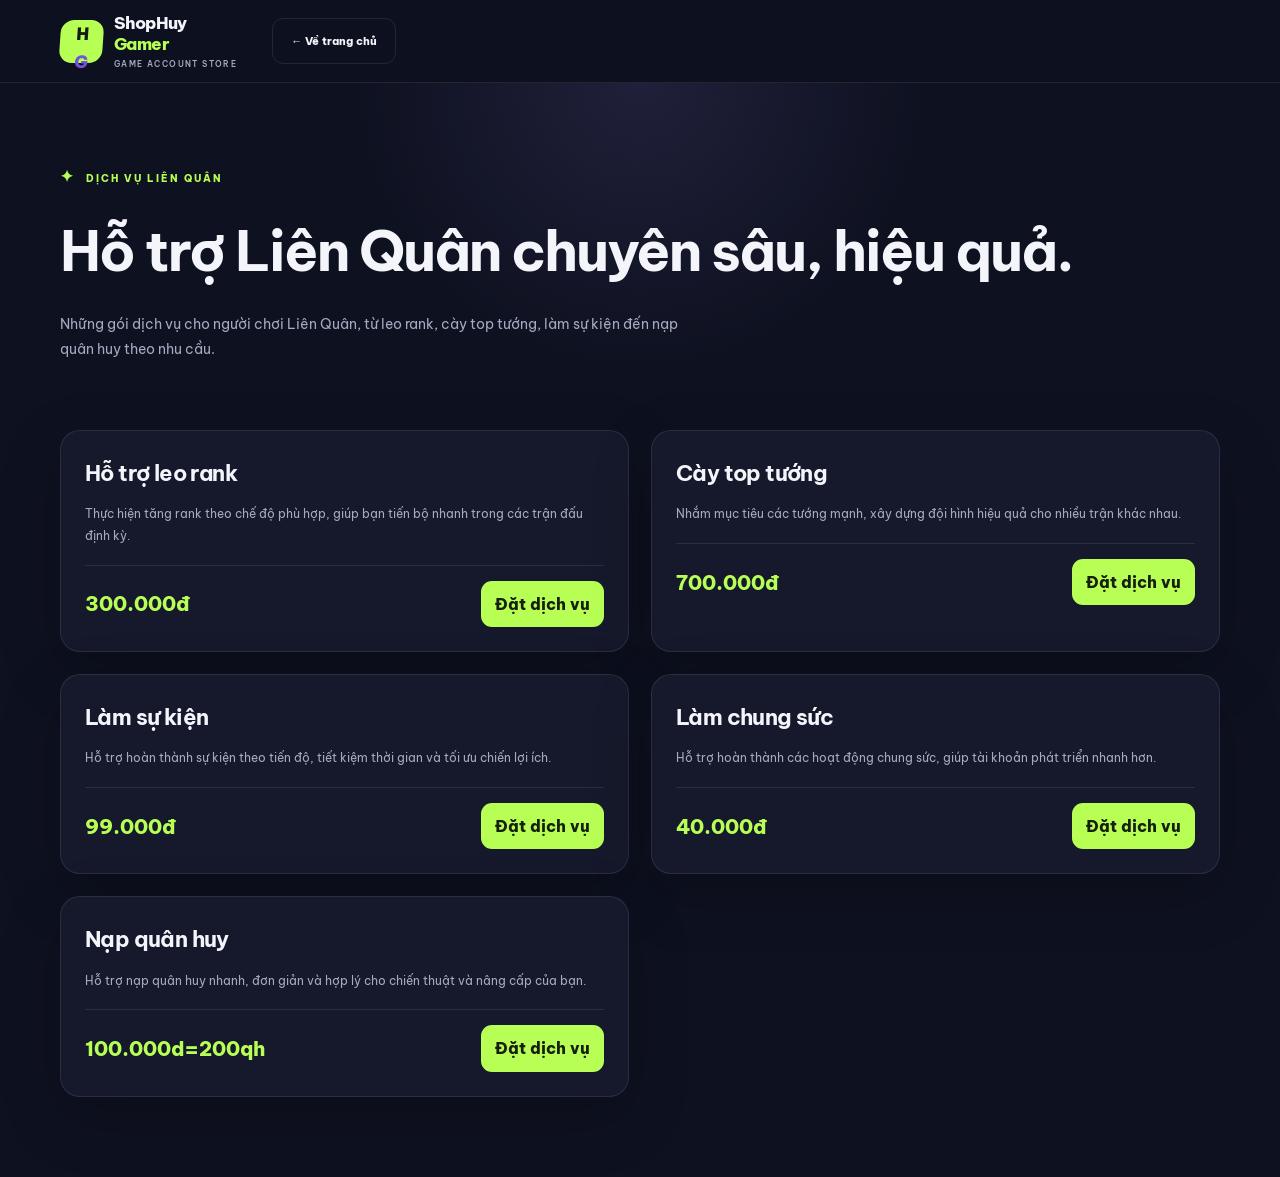
<file: Web_ban_acc_game_ShopHuyGamer (1)/Web bán acc game/pages/lienquan-service.html>
<!DOCTYPE html>
<html lang="vi">
<head>
  <meta charset="UTF-8" />
  <meta name="viewport" content="width=device-width, initial-scale=1.0" />
  <title>Dịch vụ Liên Quân | ShopHuyGamer</title>
  <link rel="preconnect" href="https://fonts.googleapis.com">
  <link rel="preconnect" href="https://fonts.gstatic.com" crossorigin>
  <link href="https://fonts.googleapis.com/css2?family=Be+Vietnam+Pro:wght@400;500;600;700;800&display=swap" rel="stylesheet">
  <link rel="stylesheet" href="../assets/css/style.css">
  <style>
    body { background: #0e1120; color: #f4f5fb; }
    .detail-hero {
      padding: 80px 0 30px;
      background: radial-gradient(circle at top, rgba(167,139,250,.12), transparent 40%), var(--bg);
    }
    .detail-hero h1 {
      margin: 16px 0 12px;
      font-size: clamp(35px, 5vw, 56px);
      letter-spacing: -2px;
    }
    .detail-hero p {
      max-width: 650px;
      color: var(--muted);
      font-size: 14px;
      line-height: 1.8;
    }
    .service-grid {
      display: grid;
      grid-template-columns: repeat(2, minmax(0,1fr));
      gap: 22px;
      padding: 24px 0 80px;
    }
    .service-card {
      border: 1px solid var(--line);
      border-radius: 20px;
      background: var(--surface);
      padding: 24px;
      box-shadow: var(--shadow);
    }
    .service-card h3 {
      margin: 0 0 12px;
      font-size: 22px;
      letter-spacing: -.6px;
    }
    .service-card p {
      margin: 0 0 18px;
      color: var(--muted);
      font-size: 12px;
      line-height: 1.8;
    }
    .service-meta {
      display: flex;
      align-items: center;
      justify-content: space-between;
      gap: 12px;
      border-top: 1px solid var(--line);
      padding-top: 15px;
    }
    .service-price {
      color: var(--accent);
      font-size: 20px;
      font-weight: 800;
    }
    .service-button {
      border: 0;
      border-radius: 11px;
      background: var(--accent);
      color: #17200f;
      font-weight: 800;
      padding: 10px 14px;
      cursor: pointer;
    }
    @media (max-width: 720px) {
      .service-grid { grid-template-columns: 1fr; }
      .detail-hero { padding-top: 60px; }
    }
  </style>
</head>
<body data-page="detail">
  <header class="site-header">
    <div class="container nav-wrap">
      <a class="brand" href="../index.html" aria-label="Về trang chủ">
        <span class="brand-mark">H<span>G</span></span>
        <span class="brand-copy">ShopHuy<span>Gamer</span><small>GAME ACCOUNT STORE</small></span>
      </a>
      <a class="button button-outline" href="../index.html">← Về trang chủ</a>
    </div>
  </header>

  <main>
    <section class="detail-hero">
      <div class="container">
        <div class="eyebrow"><span class="eyebrow-icon">✦</span> DỊCH VỤ LIÊN QUÂN</div>
        <h1>Hỗ trợ Liên Quân chuyên sâu, hiệu quả.</h1>
        <p>Những gói dịch vụ cho người chơi Liên Quân, từ leo rank, cày top tướng, làm sự kiện đến nạp quân huy theo nhu cầu.</p>
      </div>
    </section>

    <section class="container service-grid">
      <article class="service-card">
        <h3>Hỗ trợ leo rank</h3>
        <p>Thực hiện tăng rank theo chế độ phù hợp, giúp bạn tiến bộ nhanh trong các trận đấu định kỳ.</p>
        <div class="service-meta">
          <span class="service-price">300.000đ</span>
          <button class="service-button detail-buy-button" type="button" data-product="Hỗ trợ leo rank Liên Quân" data-price="300000" data-type="service">Đặt dịch vụ</button>
        </div>
      </article>

      <article class="service-card">
        <h3>Cày top tướng</h3>
        <p>Nhắm mục tiêu các tướng mạnh, xây dựng đội hình hiệu quả cho nhiều trận khác nhau.</p>
        <div class="service-meta">
          <span class="service-price">700.000đ</span>
          <button class="service-button detail-buy-button" type="button" data-product="Cày top tướng Liên Quân" data-price="700000" data-type="service">Đặt dịch vụ</button>
        </div>
      </article>

      <article class="service-card">
        <h3>Làm sự kiện</h3>
        <p>Hỗ trợ hoàn thành sự kiện theo tiến độ, tiết kiệm thời gian và tối ưu chiến lợi ích.</p>
        <div class="service-meta">
          <span class="service-price">99.000đ</span>
          <button class="service-button detail-buy-button" type="button" data-product="Làm sự kiện Liên Quân" data-price="99000" data-type="service">Đặt dịch vụ</button>
        </div>
      </article>

      <article class="service-card">
        <h3>Làm chung sức</h3>
        <p>Hỗ trợ hoàn thành các hoạt động chung sức, giúp tài khoản phát triển nhanh hơn.</p>
        <div class="service-meta">
          <span class="service-price">40.000đ</span>
          <button class="service-button detail-buy-button" type="button" data-product="Làm chung sức Liên Quân" data-price="40000" data-type="service">Đặt dịch vụ</button>
        </div>
      </article>

      <article class="service-card">
        <h3>Nạp quân huy</h3>
        <p>Hỗ trợ nạp quân huy nhanh, đơn giản và hợp lý cho chiến thuật và nâng cấp của bạn.</p>
        <div class="service-meta">
          <span class="service-price">100.000d=200qh</span>
          <button class="service-button detail-buy-button" type="button" data-product="Nạp quân huy Liên Quân" data-price="100000" data-type="service">Đặt dịch vụ</button>
        </div>
      </article>
    </section>
  </main>

  <script src="../assets/js/script.js"></script>
</body>
</html>
</file>
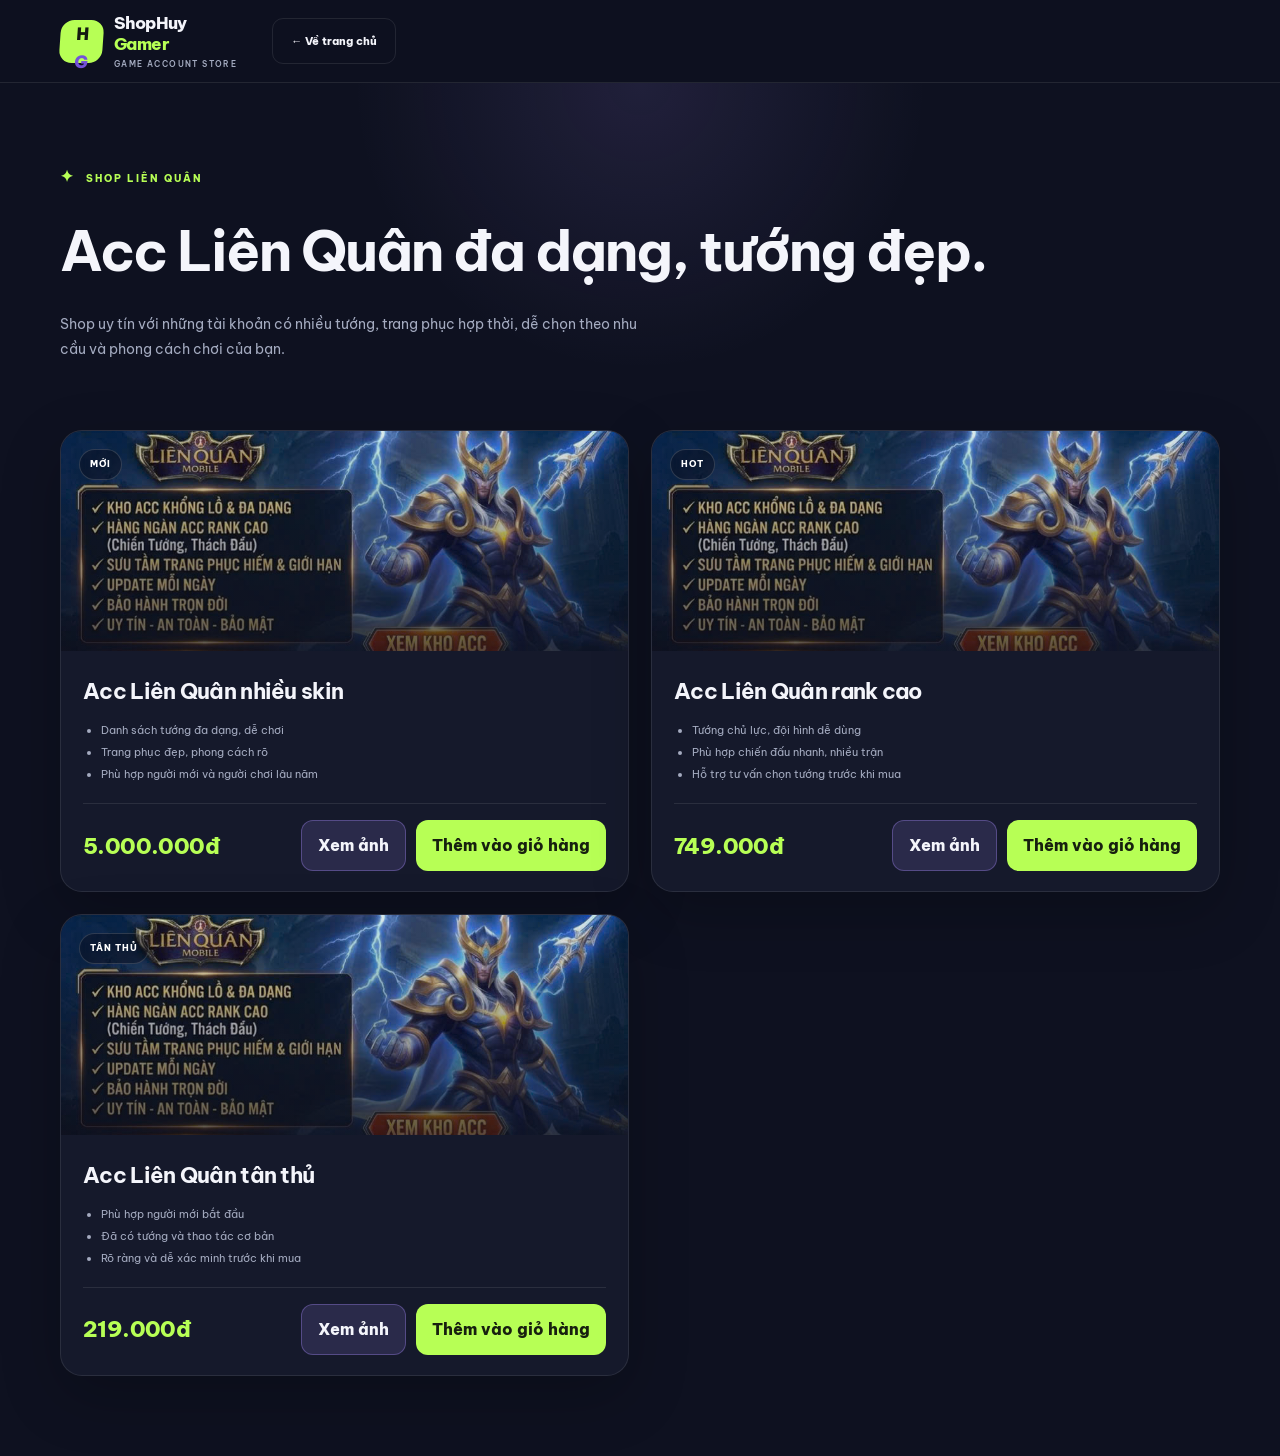
<file: Web_ban_acc_game_ShopHuyGamer (1)/Web bán acc game/pages/lienquan-shop.html>
<!DOCTYPE html>
<html lang="vi">
<head>
  <meta charset="UTF-8" />
  <meta name="viewport" content="width=device-width, initial-scale=1.0" />
  <title>Shop Liên Quân | ShopHuyGamer</title>
  <link rel="preconnect" href="https://fonts.googleapis.com">
  <link rel="preconnect" href="https://fonts.gstatic.com" crossorigin>
  <link href="https://fonts.googleapis.com/css2?family=Be+Vietnam+Pro:wght@400;500;600;700;800&display=swap" rel="stylesheet">
  <link rel="stylesheet" href="../assets/css/style.css">
  <style>
    body {
      background: #0e1120;
      color: #f4f5fb;
    }
    .detail-hero {
      padding: 80px 0 30px;
      background: radial-gradient(circle at top, rgba(167,139,250,.12), transparent 40%), var(--bg);
    }
    .detail-hero h1 {
      margin: 16px 0 12px;
      font-size: clamp(35px, 5vw, 56px);
      letter-spacing: -2px;
    }
    .detail-hero p {
      max-width: 600px;
      color: var(--muted);
      font-size: 14px;
      line-height: 1.8;
    }
    .detail-grid {
      display: grid;
      grid-template-columns: repeat(2, minmax(0, 1fr));
      gap: 22px;
      padding: 24px 0 80px;
    }
    .detail-card {
      display: flex;
      flex-direction: column;
      overflow: hidden;
      border: 1px solid var(--line);
      border-radius: 22px;
      background: var(--surface);
      box-shadow: var(--shadow);
    }
    .detail-thumb {
      position: relative;
      height: 220px;
      background-size: cover;
      background-position: center;
      background-repeat: no-repeat;
    }
    .detail-thumb::after {
      content: "";
      position: absolute;
      inset: 0;
      background: linear-gradient(180deg, rgba(17,18,30,.08), rgba(17,18,30,.65));
    }
    .thumb-lq { background-image: url('../img/1793084653136_51851935616029607_731309480637515577_3e7be633d25a09f6c40ad1c09ed2b585.jpg'); }
    .detail-tag {
      position: absolute;
      z-index: 1;
      top: 18px;
      left: 18px;
      padding: 7px 10px;
      border-radius: 999px;
      background: rgba(10,12,25,.45);
      border: 1px solid rgba(255,255,255,.15);
      color: #fff;
      font-size: 9px;
      font-weight: 800;
      letter-spacing: 1px;
    }
    .detail-body {
      padding: 22px 22px 20px;
    }
    .detail-body h3 {
      margin: 0 0 10px;
      font-size: 22px;
      letter-spacing: -.7px;
    }
    .detail-body ul {
      margin: 0 0 18px;
      padding-left: 18px;
      color: var(--muted);
      font-size: 11px;
      line-height: 2;
    }
    .detail-meta {
      display: flex;
      align-items: center;
      justify-content: space-between;
      gap: 10px;
      padding-top: 16px;
      border-top: 1px solid var(--line);
    }
    .detail-price {
      color: var(--accent);
      font-size: 22px;
      font-weight: 800;
      letter-spacing: -.6px;
    }
    .detail-actions {
      display: flex;
      flex-wrap: wrap;
      justify-content: flex-end;
      gap: 10px;
    }
    .buy-button, .gallery-button {
      border: 0;
      border-radius: 12px;
      padding: 11px 16px;
      font-weight: 800;
      cursor: pointer;
    }
    .buy-button {
      background: var(--accent);
      color: #17200f;
    }
    .gallery-button {
      background: rgba(167,139,250,.15);
      border: 1px solid rgba(167,139,250,.35);
      color: #f4f5fb;
    }
    .gallery-modal {
      position: fixed;
      inset: 0;
      display: none;
      place-items: center;
      z-index: 1000;
      padding: 20px;
      background: rgba(6, 8, 16, 0.8);
      backdrop-filter: blur(10px);
    }
    .gallery-modal.open {
      display: grid;
    }
    .gallery-panel {
      width: min(980px, 100%);
      max-height: 88vh;
      overflow: auto;
      border: 1px solid var(--line);
      border-radius: 24px;
      background: var(--surface);
      box-shadow: var(--shadow);
      padding: 20px;
    }
    .gallery-header {
      display: flex;
      justify-content: space-between;
      align-items: center;
      gap: 16px;
      margin-bottom: 18px;
    }
    .gallery-header h3 {
      margin: 0;
      font-size: 22px;
      letter-spacing: -.6px;
    }
    .close-gallery {
      width: 38px;
      height: 38px;
      border: 1px solid var(--line);
      border-radius: 10px;
      background: transparent;
      color: var(--text);
      font-size: 24px;
      cursor: pointer;
    }
    .gallery-grid {
      display: grid;
      grid-template-columns: repeat(auto-fit, minmax(180px, 1fr));
      gap: 14px;
    }
    .gallery-item {
      overflow: hidden;
      border-radius: 16px;
      border: 1px solid var(--line);
      background: #0f1324;
      min-height: 180px;
    }
    .gallery-item img {
      display: block;
      width: 100%;
      height: 100%;
      object-fit: cover;
      transition: transform .2s ease;
    }
    .gallery-item img:hover {
      transform: scale(1.03);
    }
    @media (max-width: 720px) {
      .detail-grid { grid-template-columns: 1fr; }
      .detail-hero { padding-top: 60px; }
      .detail-meta { flex-direction: column; align-items: flex-start; }
      .detail-actions { width: 100%; justify-content: flex-start; }
    }
  </style>
</head>
<body data-page="detail">
  <header class="site-header">
    <div class="container nav-wrap">
      <a class="brand" href="../index.html" aria-label="Về trang chủ">
        <span class="brand-mark">H<span>G</span></span>
        <span class="brand-copy">ShopHuy<span>Gamer</span><small>GAME ACCOUNT STORE</small></span>
      </a>
      <a class="button button-outline" href="../index.html">← Về trang chủ</a>
    </div>
  </header>

  <main>
    <section class="detail-hero">
      <div class="container">
        <div class="eyebrow"><span class="eyebrow-icon">✦</span> SHOP LIÊN QUÂN</div>
        <h1>Acc Liên Quân đa dạng, tướng đẹp.</h1>
        <p>Shop uy tín với những tài khoản có nhiều tướng, trang phục hợp thời, dễ chọn theo nhu cầu và phong cách chơi của bạn.</p>
      </div>
    </section>

    <section class="container detail-grid">
      <article class="detail-card">
        <div class="detail-thumb thumb-lq"><span class="detail-tag">MỚI</span></div>
        <div class="detail-body">
          <h3>Acc Liên Quân nhiều skin</h3>
          <ul>
            <li>Danh sách tướng đa dạng, dễ chơi</li>
            <li>Trang phục đẹp, phong cách rõ</li>
            <li>Phù hợp người mới và người chơi lâu năm</li>
          </ul>
          <div class="detail-meta">
            <span class="detail-price">5.000.000đ</span>
            <div class="detail-actions">
              <button class="gallery-button" type="button" data-gallery="lq-nhieu-skin">Xem ảnh</button>
              <button class="buy-button detail-buy-button" type="button" data-product="Acc Liên Quân nhiều skin" data-price="299000">Thêm vào giỏ hàng</button>
            </div>
          </div>
        </div>
      </article>

      <article class="detail-card">
        <div class="detail-thumb thumb-lq"><span class="detail-tag">HOT</span></div>
        <div class="detail-body">
          <h3>Acc Liên Quân rank cao</h3>
          <ul>
            <li>Tướng chủ lực, đội hình dễ dùng</li>
            <li>Phù hợp chiến đấu nhanh, nhiều trận</li>
            <li>Hỗ trợ tư vấn chọn tướng trước khi mua</li>
          </ul>
          <div class="detail-meta">
            <span class="detail-price">749.000đ</span>
            <div class="detail-actions">
              <button class="gallery-button" type="button" data-gallery="lq-rank-cao">Xem ảnh</button>
              <button class="buy-button detail-buy-button" type="button" data-product="Acc Liên Quân rank cao" data-price="429000">Thêm vào giỏ hàng</button>
            </div>
          </div>
        </div>
      </article>

      <article class="detail-card">
        <div class="detail-thumb thumb-lq"><span class="detail-tag">TÂN THỦ</span></div>
        <div class="detail-body">
          <h3>Acc Liên Quân tân thủ</h3>
          <ul>
            <li>Phù hợp người mới bắt đầu</li>
            <li>Đã có tướng và thao tác cơ bản</li>
            <li>Rõ ràng và dễ xác minh trước khi mua</li>
          </ul>
          <div class="detail-meta">
            <span class="detail-price">219.000đ</span>
            <div class="detail-actions">
              <button class="gallery-button" type="button" data-gallery="lq-tan-thu">Xem ảnh</button>
              <button class="buy-button detail-buy-button" type="button" data-product="Acc Liên Quân tân thủ" data-price="219000">Thêm vào giỏ hàng</button>
            </div>
          </div>
        </div>
      </article>
    </section>
  </main>

  <div class="gallery-modal" id="galleryModal" aria-modal="true" role="dialog">
    <div class="gallery-panel">
      <div class="gallery-header">
        <h3 id="galleryTitle">Ảnh acc</h3>
        <button class="close-gallery" type="button" aria-label="Đóng ảnh">×</button>
      </div>
      <div class="gallery-grid" id="galleryGrid"></div>
    </div>
  </div>

  <script src="../assets/js/script.js"></script>
  <script>
    const galleryData = {
      'lq-nhieu-skin': {
        title: 'Ảnh acc Liên Quân nhiều skin',
        images: [
          '../img/1793091176979_51851935616029607_731309480637515577_868869cc42b4eda9a9268012c43ed905.jpg',
          '../img/1793091177065_51851935616029607_731309480637515577_d41c962e3afff0e68872f14debfe7e52.jpg',
          '../img/1793091177248_51851935616029607_731309480637515577_3a3245c87a3fc1029e2877ee2104a41c.jpg',
          '../img/1793091177369_51851935616029607_731309480637515577_5bb77332daafd12790c77bf8feb2f9f9.jpg',
          '../img/1793091177564_51851935616029607_731309480637515577_f10de470f31d8d8245dedb4e776b2f87.jpg',
          '../img/1793091177685_51851935616029607_731309480637515577_b156d79b978896bbe211275283c07ead.jpg'
        ]
      },
      'lq-rank-cao': {
        title: 'Ảnh acc Liên Quân rank cao',
        images: [
          '../img/1793091169305_51851935616029607_731309480637515577_b3ac69c80477b611d808c31c661072b0.jpg',
          '../img/1793091169392_51851935616029607_731309480637515577_a4899749b675058b9f75598cb770a152.jpg',
          '../img/1793091169537_51851935616029607_731309480637515577_59cd893d62c003364b65a667b2ffb6fc.jpg',
          '../img/1793091169728_51851935616029607_731309480637515577_46f8ea3669c4bfb9e1320818419c372c.jpg',
          '../img/1793091169860_51851935616029607_731309480637515577_687b350214a201429d8131754fa8b821.jpg',
          '../img/1793091170042_51851935616029607_731309480637515577_dd8d220de4ce3fa3c2b3b93e9577db7c.jpg'
        ]
      },
      'lq-tan-thu': {
        title: 'Ảnh acc Liên Quân tân thủ',
        images: [
          '../img/1793091169305_51851935616029607_731309480637515577_b3ac69c80477b611d808c31c661072b0.jpg',
          '../img/1793091177685_51851935616029607_731309480637515577_b156d79b978896bbe211275283c07ead.jpg',
          '../img/1793091177065_51851935616029607_731309480637515577_d41c962e3afff0e68872f14debfe7e52.jpg',
          '../img/1793091169728_51851935616029607_731309480637515577_46f8ea3669c4bfb9e1320818419c372c.jpg',
          '../img/1793091169728_51851935616029607_731309480637515577_46f8ea3669c4bfb9e1320818419c372c.jpg',
          '../img/1793091170042_51851935616029607_731309480637515577_dd8d220de4ce3fa3c2b3b93e9577db7c.jpg'
        ]
      }
    };

    const galleryModal = document.getElementById('galleryModal');
    const galleryGrid = document.getElementById('galleryGrid');
    const galleryTitle = document.getElementById('galleryTitle');
    const galleryButtons = document.querySelectorAll('.gallery-button');
    const closeGalleryButton = document.querySelector('.close-gallery');

    function renderGallery(galleryKey) {
      const config = galleryData[galleryKey];
      if (!config) return;

      galleryTitle.textContent = config.title;
      galleryGrid.innerHTML = config.images.map(src => `
        <div class="gallery-item">
          <img src="${src}" alt="${config.title}">
        </div>
      `).join('');
    }

    function openGallery(galleryKey) {
      renderGallery(galleryKey);
      galleryModal.classList.add('open');
    }

    function closeGallery() {
      galleryModal.classList.remove('open');
    }

    galleryButtons.forEach(button => {
      button.addEventListener('click', () => openGallery(button.dataset.gallery));
    });

    closeGalleryButton?.addEventListener('click', closeGallery);
    galleryModal?.addEventListener('click', (event) => {
      if (event.target === galleryModal) closeGallery();
    });
    document.addEventListener('keydown', (event) => {
      if (event.key === 'Escape' && galleryModal?.classList.contains('open')) {
        closeGallery();
      }
    });
  </script>
</body>
</html>
</file>
<file: Web_ban_acc_game_ShopHuyGamer (1)/Web bán acc game/assets/css/style.css>
/* =========================
   ShopHuyGamer - style.css
   Giao dien responsive, dark/light mode
   ========================= */
:root {
  --bg: #0e1120;
  --surface: #15192b;
  --surface-2: #1b2035;
  --text: #f4f5fb;
  --muted: #a4abc0;
  --line: rgba(255,255,255,.09);
  --accent: #b7ff55;
  --accent-dark: #92df31;
  --purple: #a78bfa;
  --shadow: 0 20px 60px rgba(0,0,0,.22);
}
body.light-mode {
  --bg: #f6f7fb;
  --surface: #ffffff;
  --surface-2: #f0f2f8;
  --text: #171a2b;
  --muted: #626a7e;
  --line: rgba(18,24,45,.12);
  --shadow: 0 20px 55px rgba(25,35,70,.08);
}
* { box-sizing: border-box; }
html { scroll-behavior: smooth; scroll-padding-top: 90px; }
body { margin: 0; font-family: "Be Vietnam Pro", Arial, sans-serif; background: var(--bg); color: var(--text); line-height: 1.65; transition: background .25s, color .25s; }
a { color: inherit; text-decoration: none; }
button, input, textarea { font: inherit; }
button { cursor: pointer; }
.container { width: min(1160px, calc(100% - 44px)); margin: 0 auto; }
.hidden { display: none !important; }
.announcement { min-height: 34px; display: flex; align-items: center; justify-content: center; gap: 9px; padding: 6px 20px; background: var(--accent); color: #171d10; font-size: 10px; font-weight: 800; letter-spacing: 1.1px; text-align: center; }
.announcement-dot { width: 6px; height: 6px; border-radius: 50%; background: #1a2510; }
.announcement-note { font-weight: 500; letter-spacing: 0; opacity: .7; margin-left: 12px; }
.site-header { position: sticky; top: 0; z-index: 50; background: color-mix(in srgb, var(--bg) 90%, transparent); backdrop-filter: blur(18px); border-bottom: 1px solid var(--line); }
.nav-wrap { display: flex; align-items: center; min-height: 82px; gap: 35px; }
.brand { display: inline-flex; align-items: center; gap: 11px; flex-shrink: 0; }
.brand-mark { width: 43px; height: 43px; display: grid; place-items: center; position: relative; border-radius: 13px; background: var(--accent); color: #141b10; font-size: 17px; font-weight: 900; letter-spacing: -2px; transform: skew(-4deg); }
.brand-mark span { color: #7352d9; }
.brand-copy { display: flex; flex-direction: column; font-size: 17px; font-weight: 800; letter-spacing: -.6px; line-height: 1.25; }
.brand-copy > span { display: inline; color: var(--accent); }
.brand-copy small { margin-top: 4px; color: var(--muted); font-size: 8px; font-weight: 600; letter-spacing: 1.4px; }
.main-nav { display: flex; align-items: center; justify-content: center; gap: 27px; flex: 1; }
.nav-link { color: var(--muted); font-size: 12px; font-weight: 600; transition: color .2s; white-space: nowrap; }
.nav-link:hover, .nav-link.active { color: var(--text); }
.nav-link.active { position: relative; }
.nav-link.active::after { content: ""; position: absolute; bottom: -12px; left: 0; width: 17px; height: 2px; background: var(--accent); }
.nav-actions { display: flex; align-items: center; gap: 10px; }
.icon-button { width: 39px; height: 39px; border: 1px solid var(--line); border-radius: 12px; color: var(--text); background: var(--surface); font-size: 20px; }
.cart-button { display: flex; align-items: center; gap: 10px; border: 0; border-radius: 12px; padding: 11px 14px; color: #171d10; background: var(--accent); font-size: 11px; font-weight: 800; }
.cart-count { display: grid; place-items: center; min-width: 20px; height: 20px; padding: 0 5px; border-radius: 7px; background: #172014; color: var(--accent); }
.menu-toggle { display: none; border: 0; background: transparent; padding: 7px; }
.menu-toggle span { display: block; width: 23px; height: 2px; margin: 5px; background: var(--text); }

.section { padding: 94px 0; }
.hero { position: relative; overflow: hidden; padding: 76px 0 87px; background: radial-gradient(ellipse at 78% 45%, rgba(109,75,204,.16), transparent 40%), var(--bg); }
.hero-grid { display: grid; grid-template-columns: 1.03fr .97fr; align-items: center; gap: 60px; position: relative; z-index: 1; }
.eyebrow { color: var(--accent); font-size: 10px; font-weight: 800; letter-spacing: 2px; }
.eyebrow-icon { font-size: 16px; margin-right: 7px; }
.hero h1 { margin: 20px 0 18px; font-size: clamp(40px, 5.1vw, 65px); line-height: 1.17; letter-spacing: -2.9px; font-weight: 800; }
.hero h1 span, .section-heading h2 span, .services-copy h2 span, .contact-copy h2 span { color: var(--accent); }
.hero-description { max-width: 520px; color: var(--muted); font-size: 13px; line-height: 2; }
.hero-actions { display: flex; flex-wrap: wrap; gap: 12px; margin-top: 29px; }
.button { display: inline-flex; align-items: center; justify-content: center; gap: 18px; border: 1px solid transparent; border-radius: 11px; padding: 13px 18px; font-size: 11px; font-weight: 800; transition: transform .2s, background .2s, border-color .2s; }
.button:hover { transform: translateY(-2px); }
.button-primary { background: var(--accent); color: #17200f; }
.button-primary:hover { background: var(--accent-dark); }
.button-outline { border-color: var(--line); color: var(--text); background: transparent; }
.button-outline:hover { border-color: var(--accent); }
.hero-trust { display: flex; align-items: center; gap: 13px; margin-top: 38px; }
.avatar-stack { display: flex; padding-left: 3px; }
.avatar-stack span { display: grid; place-items: center; width: 29px; height: 29px; margin-left: -4px; border: 2px solid var(--bg); border-radius: 50%; background: #7865d5; color: white; font-size: 10px; font-weight: 800; }
.avatar-stack span:nth-child(2) { background: #e48b69; }.avatar-stack span:nth-child(3) { background: #4e8f84; }.avatar-stack span:nth-child(4) { background: var(--accent); color: #17200f; }
.hero-trust strong, .hero-trust small { display: block; }.hero-trust strong { font-size: 10px; }.hero-trust small { color: var(--muted); font-size: 9px; margin-top: 2px; }
.hero-art { position: relative; min-height: 430px; display: grid; place-items: center; }
.game-card-main { position: relative; z-index: 2; width: min(320px, 78%); min-height: 370px; padding: 19px; border: 1px solid rgba(255,255,255,.14); border-radius: 25px; background: linear-gradient(145deg, #28264a, #15192c 65%); box-shadow: 0 30px 80px rgba(0,0,0,.35); transform: rotate(3deg); }
.game-card-top, .game-card-bottom { display: flex; align-items: center; justify-content: space-between; color: #d9d5f6; font-size: 8px; font-weight: 800; letter-spacing: 1px; }
.live-dot { width: 6px; height: 6px; margin-right: auto; margin-left: 2px; border-radius: 50%; background: var(--accent); box-shadow: 0 0 12px var(--accent); }
.card-star { color: var(--accent); font-size: 17px; }
.character-art { position: relative; height: 255px; margin: 8px 0 9px; overflow: hidden; border-radius: 18px; background: radial-gradient(circle at 50% 35%, #7561c8 0, #342b64 36%, #191b32 73%); }
.character-halo { position: absolute; width: 180px; height: 180px; top: 35px; left: 50%; transform: translateX(-50%); border: 1px solid rgba(192,176,255,.4); border-radius: 50%; box-shadow: 0 0 0 19px rgba(185,169,255,.05), 0 0 0 38px rgba(185,169,255,.04); }
.character-figure { position: absolute; left: 50%; top: 37px; width: 130px; height: 210px; transform: translateX(-50%); }
.figure-head { position: absolute; left: 46px; top: 0; width: 41px; height: 49px; border-radius: 45% 45% 35% 35%; background: linear-gradient(135deg, #f0c4a1, #9d6b73); box-shadow: 0 -10px 0 #26213e; }
.figure-body { position: absolute; top: 47px; left: 21px; width: 92px; height: 123px; border-radius: 30px 30px 9px 9px; background: linear-gradient(100deg, #20213b, #6c5b9c 50%, #25213d); clip-path: polygon(22% 0,78% 0,100% 22%,85% 100%,15% 100%,0 22%); }
.figure-arm { position: absolute; top: 57px; width: 24px; height: 105px; border-radius: 15px; background: #3b315e; }
.arm-left { left: 12px; transform: rotate(18deg); }.arm-right { right: 10px; transform: rotate(-23deg); }
.art-label { position: absolute; left: 15px; bottom: 14px; color: rgba(255,255,255,.55); font-size: 9px; letter-spacing: 2px; line-height: 1.4; }.art-label b { color: white; font-size: 15px; letter-spacing: 1px; }
.game-card-bottom { align-items: center; color: var(--muted); }.game-card-bottom small, .game-card-bottom strong { display: block; }.game-card-bottom small { font-size: 7px; }.game-card-bottom strong { margin-top: 4px; color: white; font-size: 11px; letter-spacing: .7px; }
.arrow-round { display: grid; place-items: center; width: 32px; height: 32px; border-radius: 50%; background: var(--accent); color: #17200f; font-size: 18px; }
.art-orbit { position: absolute; border: 1px solid rgba(167,139,250,.22); border-radius: 50%; transform: rotate(-25deg); }.orbit-a { width: 450px; height: 245px; }.orbit-b { width: 380px; height: 320px; transform: rotate(45deg); }
.floating-tag { position: absolute; z-index: 3; display: flex; align-items: center; gap: 10px; padding: 12px 14px; border: 1px solid var(--line); border-radius: 13px; background: color-mix(in srgb, var(--surface) 90%, transparent); box-shadow: var(--shadow); backdrop-filter: blur(12px); }.floating-tag strong, .floating-tag small { display: block; }.floating-tag strong { font-size: 9px; }.floating-tag small { color: var(--muted); font-size: 8px; margin-top: 3px; }.tag-top { top: 45px; right: -2px; }.tag-bottom { bottom: 40px; left: -10px; }.tag-symbol { color: var(--accent); font-size: 22px; }.mini-controller { display: grid; place-items: center; width: 33px; height: 33px; border-radius: 10px; background: #6b55bb; color: white; font-size: 17px; }
.spark { position: absolute; color: var(--accent); }.spark-one { top: 42px; left: 65px; font-size: 24px; }.spark-two { bottom: 56px; right: 42px; font-size: 30px; color: var(--purple); }
.hero-glow { position: absolute; width: 280px; height: 280px; border-radius: 50%; filter: blur(90px); opacity: .11; }.glow-one { background: #8a62ff; right: 10%; top: 10%; }.glow-two { background: #b7ff55; left: -10%; bottom: 0; }
.stats-strip { border-top: 1px solid var(--line); border-bottom: 1px solid var(--line); background: var(--surface); }
.stats-grid { display: grid; grid-template-columns: repeat(3, 1fr); padding: 24px 0; }
.stat-item { display: flex; justify-content: center; align-items: center; gap: 13px; border-right: 1px solid var(--line); }.stat-item:last-child { border-right: 0; }
.stat-icon { display: grid; place-items: center; width: 39px; height: 39px; border-radius: 12px; background: color-mix(in srgb, var(--accent) 12%, transparent); color: var(--accent); font-size: 19px; }
.stat-item strong, .stat-item small { display: block; }.stat-item strong { font-size: 11px; }.stat-item small { margin-top: 3px; color: var(--muted); font-size: 9px; }

.products-section { padding-top: 105px; }
.section-heading { display: flex; align-items: end; justify-content: space-between; gap: 20px; margin-bottom: 34px; }
.section-heading h2, .services-copy h2, .contact-copy h2 { margin: 10px 0 9px; font-size: clamp(29px, 3.5vw, 42px); line-height: 1.25; letter-spacing: -1.5px; }
.section-heading p, .services-copy > p, .contact-copy > p { margin: 0; color: var(--muted); font-size: 12px; }
.text-link { display: inline-flex; align-items: center; gap: 12px; color: var(--accent); font-size: 11px; font-weight: 800; white-space: nowrap; padding-bottom: 6px; }
.product-tools { display: flex; justify-content: space-between; gap: 20px; align-items: center; margin-bottom: 25px; }
.filter-tabs { display: flex; flex-wrap: wrap; gap: 8px; }
.filter-button { padding: 9px 15px; border: 1px solid var(--line); border-radius: 9px; background: transparent; color: var(--muted); font-size: 10px; font-weight: 700; transition: .2s; }
.filter-button:hover, .filter-button.active { background: var(--accent); border-color: var(--accent); color: #17200f; }
.search-box { display: flex; align-items: center; gap: 9px; width: 230px; padding: 0 12px; border: 1px solid var(--line); border-radius: 10px; background: var(--surface); color: var(--muted); }.search-box span { font-size: 24px; }.search-box input { width: 100%; min-width: 0; border: 0; outline: 0; padding: 11px 0; color: var(--text); background: transparent; font-size: 10px; }.search-box input::placeholder { color: var(--muted); }
.product-grid { display: grid; grid-template-columns: repeat(3, 1fr); gap: 20px; }
.product-card { overflow: hidden; border: 1px solid var(--line); border-radius: 17px; background: var(--surface); transition: transform .25s, border-color .25s, box-shadow .25s; }.product-card:hover { transform: translateY(-5px); border-color: rgba(183,255,85,.35); box-shadow: var(--shadow); }
.product-visual {
  position: relative;
  height: 205px;
  overflow: hidden;
  display: flex;
  flex-direction: column;
  justify-content: space-between;
  padding: 15px;
  isolation: isolate;
}
.product-visual > * {
  position: relative;
  z-index: 2;
}
.product-visual::before {
  content: "";
  position: absolute;
  inset: 0;
  background-size: cover;
  background-position: center;
  background-repeat: no-repeat;
  transform: scale(1.05);
  opacity: 0.9;
  z-index: 0;
}
.product-visual::after {
  content: "";
  position: absolute;
  z-index: 1;
  width: 190px;
  height: 190px;
  right: 20px;
  bottom: -110px;
  transform: rotate(35deg);
  border: 1px solid rgba(255,255,255,.24);
  background: rgba(255,255,255,.02);
}
.visual-fire::before {
  background-image: linear-gradient(135deg, rgba(28, 15, 14, 0.18), rgba(18, 20, 34, 0.45)), url('../../img/1793084653047_51851935616029607_731309480637515577_eeb5599a283398c248067335948eb0dc.jpg');
}
.visual-purple::before { background: linear-gradient(135deg, #48306d, #1c1936 80%); }
.visual-blue::before {
  background-image: linear-gradient(135deg, rgba(6, 27, 51, 0.24), rgba(18, 19, 34, 0.46)), url('../../img/1793084653136_51851935616029607_731309480637515577_3e7be633d25a09f6c40ad1c09ed2b585.jpg');
}
.visual-gold::before { background: linear-gradient(135deg, #775326, #272039 78%); }
.visual-green::before { background: linear-gradient(135deg, #1e6356, #171d31 78%); }
.visual-pink::before { background: linear-gradient(135deg, #763a69, #211b3b 78%); }
.visual-fire .product-badge,
.visual-blue .product-badge,
.visual-gold .product-badge,
.visual-green .product-badge,
.visual-pink .product-badge,
.visual-purple .product-badge {
  background: rgba(10, 12, 25, 0.45);
  backdrop-filter: blur(4px);
}
.product-badge { align-self: flex-start; padding: 5px 8px; border: 1px solid rgba(255,255,255,.19); border-radius: 6px; background: rgba(10,12,25,.38); color: white; font-size: 8px; font-weight: 800; letter-spacing: .7px; }
.badge-hot { color: #ffb5a4; }.badge-new { color: var(--accent); }
.visual-game { position: absolute; top: 20px; right: 16px; color: rgba(255,255,255,.7); font-size: 8px; font-weight: 800; letter-spacing: 1.5px; }
.visual-emblem { position: absolute; top: 47px; left: 50%; transform: translateX(-50%) rotate(-8deg); color: rgba(255,255,255,.9); font-size: 69px; font-weight: 900; letter-spacing: -7px; text-shadow: 0 7px 25px rgba(0,0,0,.25); }
.visual-caption { position: absolute; left: 16px; bottom: 35px; color: rgba(255,255,255,.62); font-size: 9px; letter-spacing: 3px; line-height: 1.3; }.visual-caption b { color: white; font-size: 19px; letter-spacing: 1px; }
.visual-number { position: absolute; right: 16px; bottom: 16px; color: rgba(255,255,255,.6); font-size: 8px; letter-spacing: 1px; }
.product-info { padding: 17px; }.product-meta { display: flex; justify-content: space-between; align-items: center; gap: 8px; }
.game-label { font-size: 8px; font-weight: 800; letter-spacing: .7px; }.fire-label { color: #ff987c; }.lq-label { color: #8cbaff; }.service-label { color: #8ce4bd; }.stock-label { color: #9bdc70; font-size: 8px; }
.product-info h3 { margin: 13px 0 5px; font-size: 13px; }.product-desc { min-height: 35px; margin: 0; color: var(--muted); font-size: 10px; line-height: 1.7; }
.product-bottom { display: flex; align-items: end; justify-content: space-between; margin-top: 17px; padding-top: 15px; border-top: 1px solid var(--line); }.product-bottom small, .product-bottom strong { display: block; }.product-bottom small { color: var(--muted); font-size: 9px; }.price { margin-top: 3px; color: var(--accent); font-size: 17px; letter-spacing: -.5px; }
.product-actions { display: flex; align-items: center; gap: 10px; }
.view-link { display: inline-flex; align-items: center; justify-content: center; padding: 8px 10px; border: 1px solid var(--line); border-radius: 9px; background: transparent; color: var(--text); font-size: 9px; font-weight: 700; }
.view-link:hover { border-color: var(--accent); color: var(--accent); }
.add-button { display: grid; place-items: center; width: 38px; height: 38px; border: 0; border-radius: 11px; background: var(--accent); color: #18210f; font-size: 25px; font-weight: 500; transition: transform .2s; }.add-button:hover { transform: rotate(90deg); }
.empty-state { padding: 30px; text-align: center; color: var(--muted); border: 1px dashed var(--line); border-radius: 14px; }
.demo-note { margin: 22px 0 0; color: var(--muted); font-size: 9px; line-height: 1.8; }

.services-section { background: var(--surface); border-top: 1px solid var(--line); border-bottom: 1px solid var(--line); }
.services-layout { display: grid; grid-template-columns: .9fr 1.1fr; gap: 100px; align-items: center; }
.services-copy h2 { margin-top: 15px; }.services-copy > p { max-width: 390px; line-height: 2; margin-bottom: 25px; }
.benefit-list { border-top: 1px solid var(--line); }.benefit-item { display: grid; grid-template-columns: 42px 1fr 20px; gap: 17px; align-items: start; padding: 23px 0; border-bottom: 1px solid var(--line); }
.benefit-icon { display: grid; place-items: center; width: 40px; height: 40px; border: 1px solid var(--line); border-radius: 12px; color: var(--accent); font-size: 10px; font-weight: 800; }
.benefit-item h3 { margin: 1px 0 5px; font-size: 12px; }.benefit-item p { margin: 0; color: var(--muted); font-size: 10px; }.benefit-arrow { color: var(--muted); }
.centered { display: block; text-align: center; }.centered p { margin-top: 10px; }
.steps-grid { display: grid; grid-template-columns: repeat(3, 1fr); gap: 20px; margin-top: 43px; }
.step-card { position: relative; padding: 27px 25px; border: 1px solid var(--line); border-radius: 16px; background: var(--surface); }.step-number { position: absolute; top: 22px; right: 22px; color: var(--muted); font-size: 10px; font-weight: 800; }
.step-icon { display: grid; place-items: center; width: 47px; height: 47px; margin-bottom: 25px; border-radius: 14px; background: color-mix(in srgb, var(--accent) 12%, transparent); color: var(--accent); font-size: 24px; }
.step-card h3 { margin: 0 0 7px; font-size: 13px; }.step-card p { margin: 0; color: var(--muted); font-size: 10px; line-height: 1.9; }
.contact-section { padding-top: 35px; }
.contact-card { display: grid; grid-template-columns: 1fr .8fr; gap: 80px; padding: 52px 58px; border: 1px solid var(--line); border-radius: 22px; background: radial-gradient(ellipse at 8% 100%, rgba(183,255,85,.08), transparent 42%), var(--surface); }
.contact-copy h2 { margin-top: 14px; }.contact-copy > p { max-width: 380px; line-height: 1.9; }.contact-points { display: flex; flex-direction: column; gap: 10px; margin-top: 25px; color: var(--muted); font-size: 10px; }.contact-points span::first-letter { color: var(--accent); }
.contact-form { display: flex; flex-direction: column; }.contact-form label { margin: 0 0 7px; font-size: 10px; font-weight: 700; }.contact-form input, .contact-form textarea { width: 100%; margin-bottom: 15px; padding: 12px 13px; border: 1px solid var(--line); border-radius: 9px; outline: 0; background: var(--bg); color: var(--text); font-size: 10px; resize: vertical; }.contact-form input:focus, .contact-form textarea:focus { border-color: var(--accent); }.contact-form input::placeholder, .contact-form textarea::placeholder { color: var(--muted); }.form-submit { width: 100%; }.form-message { margin: 10px 0 0; color: var(--accent); font-size: 10px; }.form-disclaimer { margin-top: 7px; color: var(--muted); font-size: 8px; }
.site-footer { padding-top: 54px; background: var(--surface); border-top: 1px solid var(--line); }
.footer-main { display: grid; grid-template-columns: 1.5fr 1fr 1fr 1fr; gap: 40px; padding-bottom: 43px; }
.footer-brand > p { max-width: 245px; margin-top: 17px; color: var(--muted); font-size: 10px; line-height: 1.9; }
.footer-column { display: flex; flex-direction: column; align-items: flex-start; gap: 10px; }.footer-column h4 { margin: 4px 0 7px; font-size: 11px; }.footer-column a, .footer-column p { margin: 0; color: var(--muted); font-size: 10px; }.footer-column a:hover { color: var(--accent); }.footer-social { display: flex; width: 100%; justify-content: space-between; }.footer-social span { color: var(--accent); }.footer-column small { color: var(--muted); font-size: 8px; }
.footer-bottom { display: flex; justify-content: space-between; gap: 15px; padding: 17px 0; border-top: 1px solid var(--line); color: var(--muted); font-size: 9px; }.footer-bottom a { color: var(--accent); }
.toast { position: fixed; z-index: 100; right: 22px; bottom: 22px; max-width: calc(100% - 44px); padding: 13px 18px; border: 1px solid var(--line); border-radius: 12px; background: var(--surface-2); color: var(--text); box-shadow: var(--shadow); font-size: 11px; opacity: 0; pointer-events: none; transform: translateY(12px); transition: .25s; }.toast.show { opacity: 1; transform: translateY(0); }
.modal-backdrop { position: fixed; z-index: 90; inset: 0; display: grid; place-items: center; padding: 20px; background: rgba(3,5,14,.72); backdrop-filter: blur(8px); }
.cart-modal { width: min(510px, 100%); max-height: 85vh; overflow-y: auto; padding: 27px; border: 1px solid var(--line); border-radius: 20px; background: var(--surface); box-shadow: var(--shadow); }
.modal-heading { display: flex; justify-content: space-between; align-items: start; gap: 20px; }.modal-heading h2 { margin: 5px 0 0; font-size: 23px; letter-spacing: -.7px; }.close-modal { width: 34px; height: 34px; border: 1px solid var(--line); border-radius: 10px; background: transparent; color: var(--text); font-size: 22px; }
.cart-items { margin: 22px 0; }.cart-empty { padding: 25px 0; color: var(--muted); text-align: center; font-size: 11px; }
.cart-row { display: grid; grid-template-columns: 1fr auto; gap: 12px; padding: 14px 0; border-bottom: 1px solid var(--line); }.cart-row h3 { margin: 0; font-size: 11px; }.cart-row small { color: var(--muted); font-size: 9px; }.cart-row-price { text-align: right; color: var(--accent); font-size: 11px; font-weight: 800; }.quantity-controls { display: flex; align-items: center; gap: 8px; margin-top: 7px; }.quantity-controls button { width: 23px; height: 23px; border: 1px solid var(--line); border-radius: 6px; background: var(--surface-2); color: var(--text); }.remove-item { margin-left: 4px; color: #ff8b8b !important; }.cart-summary { display: flex; justify-content: space-between; padding: 17px 0; border-top: 1px solid var(--line); font-size: 12px; }.cart-summary strong { color: var(--accent); font-size: 18px; }.checkout-button { width: 100%; }.modal-note { color: var(--muted); font-size: 9px; text-align: center; }

.service-modal {
  width: min(460px, 100%);
  padding: 27px;
  border: 1px solid var(--line);
  border-radius: 20px;
  background: var(--surface);
  box-shadow: var(--shadow);
}
.service-form {
  display: flex;
  flex-direction: column;
  margin-top: 20px;
}
.service-form label {
  margin: 0 0 6px;
  font-size: 10px;
  font-weight: 700;
}
.service-form input {
  width: 100%;
  margin-bottom: 15px;
  padding: 12px 13px;
  border: 1px solid var(--line);
  border-radius: 9px;
  background: var(--bg);
  color: var(--text);
  font-size: 10px;
}
.service-form input:focus {
  border-color: var(--accent);
  outline: none;
}
.service-summary {
  display: flex;
  align-items: center;
  justify-content: space-between;
  gap: 12px;
  padding: 12px 14px;
  margin-bottom: 16px;
  border: 1px solid var(--line);
  border-radius: 10px;
  background: var(--surface-2);
  font-size: 10px;
}
.service-summary strong {
  color: var(--accent);
  font-size: 14px;
}
.service-submit {
  width: 100%;
  margin-top: 8px;
}
.service-success-message {
  margin: 10px 0 0;
  padding: 14px 16px;
  border: 1px solid rgba(183, 255, 85, 0.4);
  border-radius: 10px;
  background: rgba(183, 255, 85, 0.08);
  color: var(--accent);
  font-size: 11px;
  font-weight: 700;
  text-align: center;
}

@media (max-width: 1000px) {
  .nav-wrap { gap: 20px; }.main-nav { gap: 15px; }.nav-link { font-size: 10px; }.brand-copy { font-size: 15px; }
  .hero-grid { gap: 25px; }.hero h1 { font-size: 51px; }.hero-art { transform: scale(.92); }.services-layout { gap: 50px; }.contact-card { gap: 45px; padding: 43px; }
}
@media (max-width: 780px) {
  .container { width: min(100% - 32px, 600px); }.nav-wrap { min-height: 72px; gap: 12px; }.menu-toggle { display: block; order: 3; margin-left: auto; }.nav-actions { order: 2; margin-left: auto; }.main-nav { position: absolute; top: 71px; left: 0; right: 0; display: none; flex-direction: column; align-items: stretch; gap: 0; padding: 10px 20px 17px; border-bottom: 1px solid var(--line); background: var(--bg); }.main-nav.open { display: flex; }.nav-link { padding: 12px 5px; font-size: 12px; }.nav-link.active::after { display: none; }.brand-mark { width: 38px; height: 38px; }.brand-copy { font-size: 14px; }.cart-button { padding: 9px 10px; }.cart-button > span:first-child { display: none; }
  .section { padding: 68px 0; }.hero { padding: 60px 0 45px; }.hero-grid { grid-template-columns: 1fr; gap: 15px; }.hero-content { text-align: center; }.hero-description { margin-left: auto; margin-right: auto; }.hero-actions, .hero-trust { justify-content: center; }.hero h1 { font-size: clamp(39px, 9vw, 57px); }.hero-art { min-height: 390px; transform: scale(.9); margin-top: -5px; }.tag-top { right: 0; }.tag-bottom { left: 0; }
  .stats-grid { grid-template-columns: 1fr; padding: 8px 0; }.stat-item { justify-content: flex-start; padding: 14px 10px; border-right: 0; border-bottom: 1px solid var(--line); }.stat-item:last-child { border-bottom: 0; }
  .section-heading { align-items: flex-start; flex-direction: column; }.section-heading h2, .services-copy h2, .contact-copy h2 { font-size: 34px; }.product-tools { align-items: stretch; flex-direction: column; }.search-box { width: 100%; }.product-grid { grid-template-columns: repeat(2, minmax(0,1fr)); gap: 13px; }.product-visual { height: 170px; }.product-info { padding: 13px; }.product-info h3 { font-size: 11px; }.product-desc { font-size: 9px; }.price { font-size: 15px; }.product-bottom { margin-top: 12px; padding-top: 12px; }.add-button { width: 34px; height: 34px; }
  .services-layout { grid-template-columns: 1fr; gap: 35px; }.services-copy > p { max-width: 100%; }.steps-grid { gap: 12px; }.step-card { padding: 20px 15px; }.step-card p { font-size: 9px; }.step-icon { margin-bottom: 20px; }
  .contact-card { grid-template-columns: 1fr; gap: 30px; padding: 28px 22px; }.footer-main { grid-template-columns: repeat(2, 1fr); gap: 30px; }.footer-bottom { flex-wrap: wrap; }
}
@media (max-width: 460px) {
  .announcement { font-size: 8px; letter-spacing: .6px; }.announcement-note { display: none; }.brand { gap: 8px; }.brand-copy { font-size: 12px; }.brand-copy small { font-size: 7px; letter-spacing: .8px; }.icon-button { width: 34px; height: 34px; }.nav-actions { gap: 6px; }
  .hero h1 { letter-spacing: -1.8px; }.hero-art { min-height: 340px; transform: scale(.79); margin: -20px -20px -10px; }.game-card-main { width: 320px; }.tag-top { right: -10px; }.tag-bottom { left: -15px; }
  .product-grid { grid-template-columns: 1fr; }.product-visual { height: 190px; }.product-info h3 { font-size: 13px; }.product-desc { font-size: 10px; }.steps-grid { grid-template-columns: 1fr; }.step-card { padding: 22px; }.step-icon { margin-bottom: 15px; }
  .footer-main { grid-template-columns: 1fr 1fr; gap: 25px 18px; }.footer-brand { grid-column: 1 / -1; }.footer-bottom { flex-direction: column; gap: 8px; }.cart-modal { padding: 20px; }
}
@media (prefers-reduced-motion: reduce) {
  *, *::before, *::after { scroll-behavior: auto !important; transition-duration: .01ms !important; animation-duration: .01ms !important; }
}
</file>
